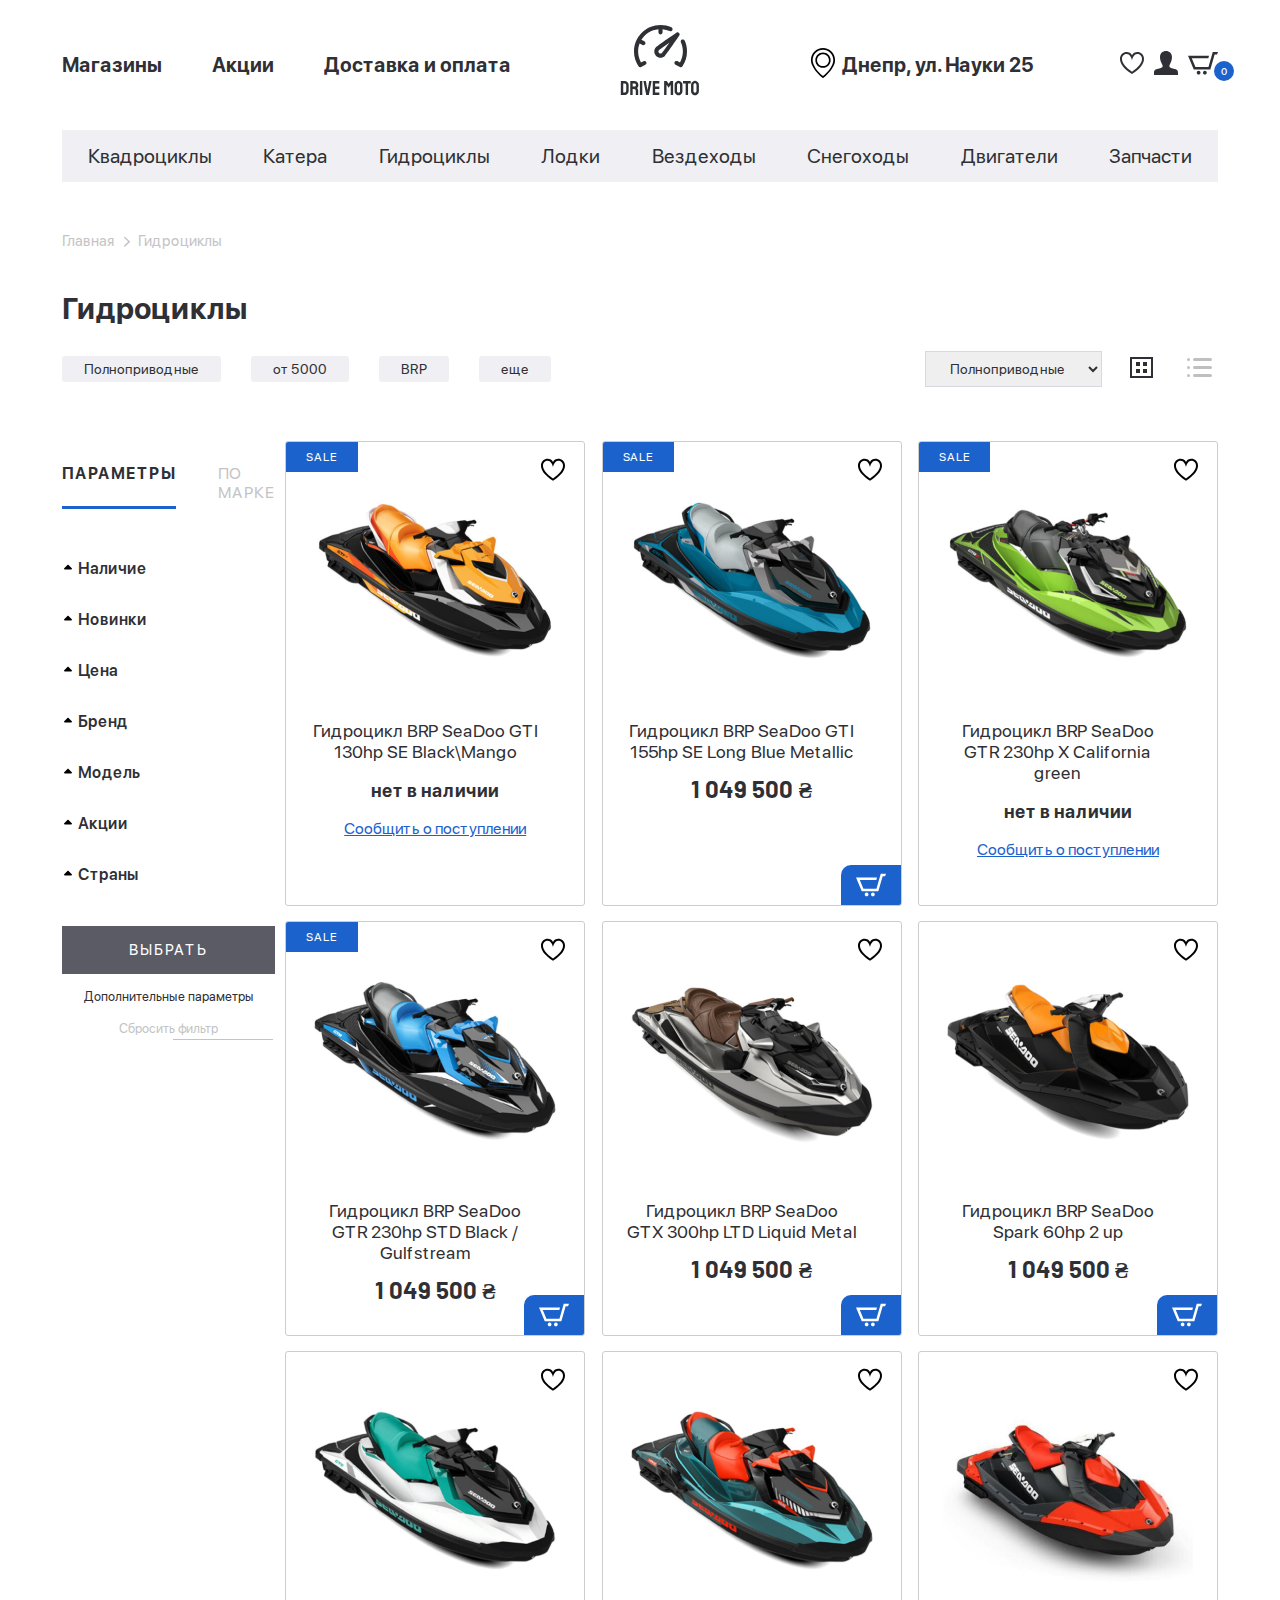
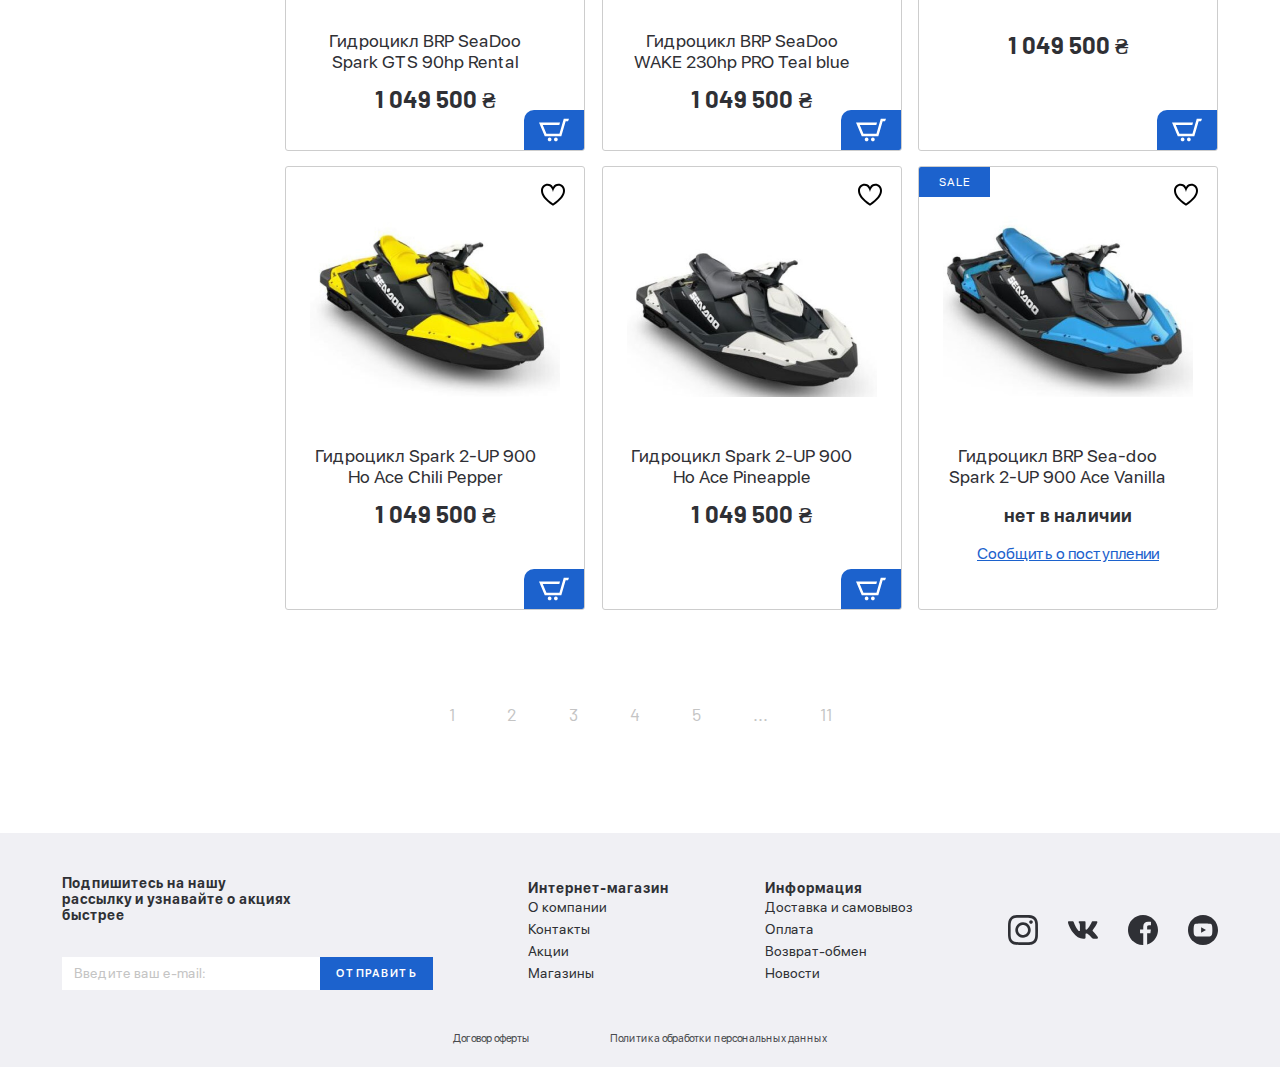
<file: catalog.html>
<!DOCTYPE html>
<html lang="en">
  <head>
    <meta charset="UTF-8" />
    <meta name="viewport" content="width=device-width, initial-scale=1.0" />
    <title>Shop Courses</title>
    <link rel="stylesheet" href="css/main.css" />
    <link rel="stylesheet" href="css/reset.css" />
    <link rel="stylesheet" href="css/fonts.css" />
    <link rel="stylesheet" href="css/swiper.css" />

    <link rel="stylesheet" href="css/ion.css" />
    <link rel="stylesheet" href="css/media.css" />
  </head>
  <body>
    <!-- HEADER -->
    <header class="header page-padding">
      <div class="header__top">
        <div class="container">
          <div class="header__top--inner">
            <!-- MENU-TOP -->
            <button class="header__top-menu">
              <img src="images/menu-mobile.svg" alt="" />
            </button>
            <nav class="menu">
              <ul class="menu__list">
                <li class="menu__list-item">
                  <a href="#!" class="menu__list-link">Магазины</a>
                </li>
                <li class="menu__list-item">
                  <a href="#!" class="menu__list-link">Акции</a>
                </li>
                <li class="menu__list-item">
                  <a href="#!" class="menu__list-link">Доставка и оплата</a>
                </li>
              </ul>
            </nav>

            <!-- MENU-LOGO -->
            <a href="#!" class="header__logo">
              <img src="images/header/logo.svg" alt="" />
            </a>

            <!-- MENU-BTNS -->
            <div class="header__info">
              <div class="header__address">
                <div class="header__adress--img">
                  <img src="images/header/location.svg" alt="" />
                </div>
                <p class="header__address--text">Днепр, ул. Науки 25</p>
              </div>

              <!-- USER-BUTTONS -->
              <ul class="user-button">
                <li class="user-button__item">
                  <a href="" class="user-button__link">
                    <img src="images/header/heart.svg" alt="" />
                  </a>
                </li>
                <li class="user-button__item">
                  <a href="" class="user-button__link">
                    <img src="images/header/user.svg" alt="" />
                  </a>
                </li>
                <li class="user-button__item">
                  <a href="" class="user-button__link">
                    <img src="images/header/basket.svg" alt="" />
                    <p class="user-button__basket--num">0</p>
                  </a>
                </li>
              </ul>
            </div>
          </div>
        </div>
      </div>

      <!-- HEADER-CATEGORIES -->
      <div class="header__bottom">
        <div class="container">
          <div class="header__bottom--inner">
            <nav class="menu">
              <ul class="menu-categories">
                <li class="menu-categories__item">
                  <a href="#!" class="menu-categories__link">Квадроциклы</a>
                </li>
                <li class="menu-categories__item">
                  <a href="#!" class="menu-categories__link">Катера</a>
                </li>
                <li class="menu-categories__item">
                  <a href="#!" class="menu-categories__link">Гидроциклы</a>
                </li>
                <li class="menu-categories__item">
                  <a href="#!" class="menu-categories__link">Лодки</a>
                </li>
                <li class="menu-categories__item">
                  <a href="#!" class="menu-categories__link">Вездеходы</a>
                </li>
                <li class="menu-categories__item">
                  <a href="#!" class="menu-categories__link">Снегоходы</a>
                </li>
                <li class="menu-categories__item">
                  <a href="#!" class="menu-categories__link">Двигатели</a>
                </li>
                <li class="menu-categories__item">
                  <a href="#!" class="menu-categories__link">Запчасти</a>
                </li>
              </ul>
            </nav>
          </div>
        </div>
      </div>
    </header>
    <!-- HEADER -->

    <!-- BREADCRUMPS -->
    <div class="breadcrumps">
      <div class="container">
        <ul class="breadcrumps-list">
          <li class="breadcrumps-list__item">
            <a href="./index.html" class="breadcrumps-list__link">Главная</a>
          </li>
          <li class="breadcrumps-list__item">
            <span class="breadcrumps-list__link">Гидроциклы</span>
          </li>
        </ul>
      </div>
    </div>
    <!-- BREADCRUMPS -->

    <!-- CATALOG -->

    <section class="catalog">
      <div class="container">
        <h2 class="catalog__title">Гидроциклы</h2>

        <div class="catalog-filter">
          <div class="catalog__items-filter">
            <button class="catalog__items-button">Полноприводные</button>
            <button class="catalog__items-button">от 5000</button>
            <button class="catalog__items-button">BRP</button>
            <button class="catalog__items-button">еще</button>
          </div>

          <div class="catalog__item-btns">
            <select class="catalog__item-select">
              <option class="catalog__item-element" value="">
                Полноприводные
              </option>
              <option class="catalog__item-element" value="">от 5000</option>
              <option class="catalog__item-element" value="">BRP</option>
              <option class="catalog__item-element" value="">еще</option>
            </select>

            <button class="catalog__item-grid">
              <img src="images/catalog/grid.svg" alt="" />
            </button>
            <button class="catalog__item-line">
              <img src="images/catalog/line.svg" alt="" />
            </button>
          </div>
        </div>

        <div class="catalog__inenr">
          <aside class="catalog-aside">
            <div class="catalog-aside__btns">
              <h3 class="catalog-aside__btns-button active">Параметры</h3>
              <h3 class="catalog-aside__btns-button">по марке</h3>
            </div>

            <div class="catalog-aside__content">
              <form class="catalog-aside__form">
                <ul class="catalog-aside__list">
                  <li class="catalog-aside__item-drop">
                    <div class="catalog-aside__item-title" data-cat="cat-1">
                      Наличие
                    </div>

                    <div class="catalog-aside__item-box" id="cat-1">
                      <div class="catalog-aside__content-box">
                        <input type="checkbox" id="id1" class="checkbox" />
                        <div class="chekbox-style"></div>
                        <label for="id1" class="catalog-aside__content-label"
                          >В наличие</label
                        >
                      </div>

                      <div class="catalog-aside__content-box">
                        <input type="checkbox" id="id2" class="checkbox" />
                        <div class="chekbox-style"></div>
                        <label for="id2" class="catalog-aside__content-label"
                          >Под заказ</label
                        >
                      </div>
                    </div>
                  </li>

                  <li class="catalog-aside__item-drop">
                    <div class="catalog-aside__item-title" data-cat="cat-2">
                      Новинки
                    </div>

                    <div class="catalog-aside__item-box" id="cat-2">
                      <div class="catalog-aside__content-box">
                        <input type="checkbox" id="id3" class="checkbox" />
                        <div class="chekbox-style"></div>
                        <label for="id3" class="catalog-aside__content-label"
                          >Все</label
                        >
                      </div>

                      <div class="catalog-aside__content-box">
                        <input type="checkbox" id="id4" class="checkbox" />
                        <div class="chekbox-style"></div>
                        <label for="id4" class="catalog-aside__content-label"
                          >Новинки</label
                        >
                      </div>

                      <div class="catalog-aside__content-box">
                        <input type="checkbox" id="id5" class="checkbox" />
                        <div class="chekbox-style"></div>
                        <label for="id5" class="catalog-aside__content-label"
                          >Акции</label
                        >
                      </div>
                    </div>
                  </li>

                  <li class="catalog-aside__item-drop">
                    <div class="catalog-aside__item-title">Цена</div>

                    <div
                      class="catalog-aside__item-box catalog-aside__item-range"
                    >
                      <input
                        type="text"
                        class="js-range-slider"
                        name="my_range"
                        value=""
                        data-type="double"
                        data-from="150000"
                        data-to="350000"
                        data-grid="true"
                      />

                      <div class="catalog-aside__list-until">
                        <span class="catalog-aside__list-num"
                          >от <span>100.000</span></span
                        >
                        <span class="catalog-aside__list-num"
                          >до <span>500.000</span></span
                        >
                      </div>

                      <div class="catalog-aside__car-info">
                        <span class="catalog-aside__car-label"
                          >Мощность, л.с.

                          <select name="" id="">
                            <option value="">90</option>
                            <option value="">130</option>
                            <option value="">154</option>
                            <option value="">230</option>
                            <option value="">300</option>
                          </select>
                        </span>

                        <span class="catalog-aside__car-label"
                          >Мощность двигателя, л.с.
                          <select name="" id="">
                            <option value="">90</option>
                            <option value="">130</option>
                            <option value="">154</option>
                            <option value="">230</option>
                            <option value="">300</option>
                          </select>
                        </span>

                        <span class="catalog-aside__car-label"
                          >Макс. скорость
                          <select name="" id="">
                            <option value="">90</option>
                            <option value="">130</option>
                            <option value="">154</option>
                            <option value="">230</option>
                            <option value="">300</option>
                          </select>
                        </span>
                      </div>
                    </div>
                  </li>

                  <li class="catalog-aside__item-drop">
                    <div class="catalog-aside__item-title" data-cat="">
                      Бренд
                    </div>

                    <div
                      class="catalog-aside__item-box catalog-aside__item-flex"
                      id=""
                    >
                      <div class="catalog-aside__content-box">
                        <input type="checkbox" id="id7" class="checkbox" />
                        <div class="chekbox-style"></div>
                        <label for="id7" class="catalog-aside__content-label"
                          >BRP</label
                        >
                      </div>

                      <div class="catalog-aside__content-box">
                        <input type="checkbox" id="id8" class="checkbox" />
                        <div class="chekbox-style"></div>
                        <label for="id8" class="catalog-aside__content-label"
                          >Spark 2</label
                        >
                      </div>

                      <div class="catalog-aside__content-box">
                        <input type="checkbox" id="id9" class="checkbox" />
                        <div class="chekbox-style"></div>
                        <label for="id9" class="catalog-aside__content-label"
                          >Spark 3
                        </label>
                      </div>

                      <div class="catalog-aside__content-box">
                        <input type="checkbox" id="id10" class="checkbox" />
                        <div class="chekbox-style"></div>
                        <label for="id10" class="catalog-aside__content-label"
                          >Spark 4
                        </label>
                      </div>

                      <div class="catalog-aside__content-box">
                        <input type="checkbox" id="id101" class="checkbox" />
                        <div class="chekbox-style"></div>
                        <label for="id101" class="catalog-aside__content-label"
                          >Spark 5
                        </label>
                      </div>

                      <div class="catalog-aside__content-box">
                        <input type="checkbox" id="id11" class="checkbox" />
                        <div class="chekbox-style"></div>
                        <label for="id11" class="catalog-aside__content-label"
                          >Spark 6
                        </label>
                      </div>

                      <div class="catalog-aside__content-box">
                        <input type="checkbox" id="id12" class="checkbox" />
                        <div class="chekbox-style"></div>
                        <label for="id12" class="catalog-aside__content-label"
                          >Spark 7
                        </label>
                      </div>

                      <div class="catalog-aside__content-box">
                        <input type="checkbox" id="id13" class="checkbox" />
                        <div class="chekbox-style"></div>
                        <label for="id13" class="catalog-aside__content-label"
                          >Spark 8
                        </label>
                      </div>

                      <div class="catalog-aside__content-box">
                        <input type="checkbox" id="id14" class="checkbox" />
                        <div class="chekbox-style"></div>
                        <label for="id14" class="catalog-aside__content-label"
                          >Spark 9
                        </label>
                      </div>

                      <div class="catalog-aside__content-box">
                        <input type="checkbox" id="id" class="checkbox" />
                        <div class="chekbox-style"></div>
                        <label for="id14" class="catalog-aside__content-label"
                          >Spark 9
                        </label>
                      </div>

                      <div class="catalog-aside__content-box">
                        <input type="checkbox" id="id15" class="checkbox" />
                        <div class="chekbox-style"></div>
                        <label for="id15" class="catalog-aside__content-label"
                          >Spark 9
                        </label>
                      </div>

                      <div class="catalog-aside__content-box">
                        <input type="checkbox" id="id16" class="checkbox" />
                        <div class="chekbox-style"></div>
                        <label for="id16" class="catalog-aside__content-label"
                          >Spark 9
                        </label>
                      </div>

                      <a href="#" class="watercraft__model-link"
                        >Показать ещё</a
                      >
                    </div>
                  </li>

                  <li class="catalog-aside__item-drop">
                    <div class="catalog-aside__item-title" data-cat="cat-2">
                      Модель
                    </div>

                    <div
                      class="catalog-aside__item-box catalog-aside__item-flex watercraft__model"
                    >
                      <input
                        type="text"
                        placeholder="Введите модель "
                        class="watercraft__model-input"
                      />

                      <div class="catalog-aside__content-box">
                        <input type="checkbox" id="" class="checkbox" />
                        <div class="chekbox-style"></div>
                        <label for="" class="catalog-aside__content-label"
                          >Sea-doo Spark 2</label
                        >
                      </div>

                      <div class="catalog-aside__content-box">
                        <input type="checkbox" id="" class="checkbox" />
                        <div class="chekbox-style"></div>
                        <label for="" class="catalog-aside__content-label"
                          >SeaDoo Spark 90
                        </label>
                      </div>

                      <div class="catalog-aside__content-box">
                        <input type="checkbox" id="" class="checkbox" />
                        <div class="chekbox-style"></div>
                        <label for="" class="catalog-aside__content-label"
                          >SeaDoo GTI 155</label
                        >
                      </div>

                      <div class="catalog-aside__content-box">
                        <input type="checkbox" id="" class="checkbox" />
                        <div class="chekbox-style"></div>
                        <label for="" class="catalog-aside__content-label"
                          >SeaDoo GTR 230</label
                        >
                      </div>

                      <a href="#" class="watercraft__model-link"
                        >Показать ещё</a
                      >
                    </div>
                  </li>

                  <li class="catalog-aside__item-drop">
                    <div class="catalog-aside__item-title">Акции</div>

                    <div class="catalog-aside__item-box catalog-aside__stock">
                      <button class="catalog-aside__stock-button">SALE</button>
                      <button class="catalog-aside__stock-button">NEW</button>
                      <button class="catalog-aside__stock-button">HIT</button>
                      <button class="catalog-aside__stock-button">ДИЛЕР</button>
                    </div>
                  </li>

                  <li class="catalog-aside__item-drop">
                    <div class="catalog-aside__item-title" data-cat="cat-2">
                      Страны
                    </div>

                    <div
                      class="catalog-aside__item-box catalog-aside__item-flex watercraft__model"
                    >
                      <div class="catalog-aside__content-box">
                        <input type="checkbox" id="" class="checkbox" />
                        <div class="chekbox-style"></div>
                        <label for="" class="catalog-aside__content-label"
                          >Украина</label
                        >
                      </div>

                      <div class="catalog-aside__content-box">
                        <input type="checkbox" id="" class="checkbox" />
                        <div class="chekbox-style"></div>
                        <label for="" class="catalog-aside__content-label"
                          >Германия
                        </label>
                      </div>

                      <div class="catalog-aside__content-box">
                        <input type="checkbox" id="" class="checkbox" />
                        <div class="chekbox-style"></div>
                        <label for="" class="catalog-aside__content-label"
                          >Китай</label
                        >
                      </div>

                      <div class="catalog-aside__content-box">
                        <input type="checkbox" id="" class="checkbox" />
                        <div class="chekbox-style"></div>
                        <label for="" class="catalog-aside__content-label"
                          >CША</label
                        >
                      </div>

                      <div class="catalog-aside__content-box">
                        <input type="checkbox" id="" class="checkbox" />
                        <div class="chekbox-style"></div>
                        <label for="" class="catalog-aside__content-label"
                          >Израиль</label
                        >
                      </div>

                      <div class="catalog-aside__content-box">
                        <input type="checkbox" id="" class="checkbox" />
                        <div class="chekbox-style"></div>
                        <label for="" class="catalog-aside__content-label"
                          >Грузия</label
                        >
                      </div>
                      <a href="#" class="watercraft__model-link"
                        >Показать ещё</a
                      >
                    </div>
                  </li>
                </ul>

                <button type="submit" class="catalog-aside__button-send">
                  ВЫБРАТЬ
                </button>

                <button class="catalog-aside__button-detalis">
                  Дополнительные параметры
                </button>

                <button class="catalog-aside__button-reset">
                  Сбросить фильтр
                </button>
              </form>
            </div>
          </aside>

          <div class="catalog__inner-prducts">
            <ul class="catalog-list">
              <li
                class="catalog-list__item catalog-list__sale catalog-list__close"
              >
                <a href="./product-page.html">
                  <div class="catalog-list__item-img">
                    <img src="images/catalog/cat/01.png" alt="" />
                  </div>
                  <h1 class="catalog-list__item-title">
                    Гидроцикл BRP SeaDoo GTI 130hp SE Black\Mango
                  </h1>
                  <div class="catalog-list__item-price">1 049 500 ₴</div>
                  <p class="catalog-list__item-show">Посмотреть товар</p>
                  <p class="catalog-list__item-price-notify">нет в наличии</p>
                  <p class="catalog-list__item-price-message">
                    Сообщить о поступлении
                  </p>
                  <div class="catalog-list__item-price-basket">
                    <img src="images/catalog/cat/basket.svg" alt="" />
                  </div>

                  <div class="catalog-list__item-price-favorite">
                    <img src="images/catalog/cat/heart.svg" alt="" />
                  </div>
                </a>
              </li>

              <li class="catalog-list__item catalog-list__sale">
                <a href="./product-page.html">
                  <div class="catalog-list__item-img">
                    <img src="images/catalog/cat/02.png" alt="" />
                  </div>
                  <h1 class="catalog-list__item-title">
                    Гидроцикл BRP SeaDoo GTI 155hp SE Long Blue Metallic
                  </h1>
                  <div class="catalog-list__item-price">1 049 500 ₴</div>
                  <p class="catalog-list__item-show">Посмотреть товар</p>
                  <p class="catalog-list__item-price-notify">нет в наличии</p>
                  <p class="catalog-list__item-price-message">
                    Сообщить о поступлении
                  </p>
                  <div class="catalog-list__item-price-basket">
                    <img src="images/catalog/cat/basket.svg" alt="" />
                  </div>

                  <div class="catalog-list__item-price-favorite">
                    <img src="images/catalog/cat/heart.svg" alt="" />
                  </div>
                </a>
              </li>

              <li
                class="catalog-list__item catalog-list__sale catalog-list__close"
              >
                <a href="product-page.html">
                  <div class="catalog-list__item-img">
                    <img src="images/catalog/cat/03.png" alt="" />
                  </div>
                  <h1 class="catalog-list__item-title">
                    Гидроцикл BRP SeaDoo GTR 230hp X California green
                  </h1>
                  <div class="catalog-list__item-price">1 049 500 ₴</div>
                  <p class="catalog-list__item-show">Посмотреть товар</p>
                  <p class="catalog-list__item-price-notify">нет в наличии</p>
                  <p class="catalog-list__item-price-message">
                    Сообщить о поступлении
                  </p>
                  <div class="catalog-list__item-price-basket">
                    <img src="images/catalog/cat/basket.svg" alt="" />
                  </div>

                  <div class="catalog-list__item-price-favorite">
                    <img src="images/catalog/cat/heart.svg" alt="" />
                  </div>
                </a>
              </li>

              <li class="catalog-list__item catalog-list__sale">
                <a href="product-page.html">
                  <div class="catalog-list__item-img">
                    <img src="images/catalog/cat/04.png" alt="" />
                  </div>
                  <h1 class="catalog-list__item-title">
                    Гидроцикл BRP SeaDoo GTR 230hp STD Black / Gulfstream
                  </h1>
                  <div class="catalog-list__item-price">1 049 500 ₴</div>
                  <p class="catalog-list__item-show">Посмотреть товар</p>
                  <p class="catalog-list__item-price-notify">нет в наличии</p>
                  <p class="catalog-list__item-price-message">
                    Сообщить о поступлении
                  </p>
                  <div class="catalog-list__item-price-basket">
                    <img src="images/catalog/cat/basket.svg" alt="" />
                  </div>

                  <div class="catalog-list__item-price-favorite">
                    <img src="images/catalog/cat/heart.svg" alt="" />
                  </div>
                </a>
              </li>

              <li class="catalog-list__item">
                <a href="product-page.html">
                  <div class="catalog-list__item-img">
                    <img src="images/catalog/cat/05.png" alt="" />
                  </div>
                  <h1 class="catalog-list__item-title">
                    Гидроцикл BRP SeaDoo GTX 300hp LTD Liquid Metal
                  </h1>
                  <div class="catalog-list__item-price">1 049 500 ₴</div>
                  <p class="catalog-list__item-show">Посмотреть товар</p>
                  <p class="catalog-list__item-price-notify">нет в наличии</p>
                  <p class="catalog-list__item-price-message">
                    Сообщить о поступлении
                  </p>
                  <div class="catalog-list__item-price-basket">
                    <img src="images/catalog/cat/basket.svg" alt="" />
                  </div>

                  <div class="catalog-list__item-price-favorite">
                    <img src="images/catalog/cat/heart.svg" alt="" />
                  </div>
                </a>
              </li>

              <li class="catalog-list__item">
                <a href="product-page.html">
                  <div class="catalog-list__item-img">
                    <img src="images/catalog/cat/06.png" alt="" />
                  </div>
                  <h1 class="catalog-list__item-title">
                    Гидроцикл BRP SeaDoo Spark 60hp 2 up
                  </h1>
                  <div class="catalog-list__item-price">1 049 500 ₴</div>
                  <p class="catalog-list__item-show">Посмотреть товар</p>
                  <p class="catalog-list__item-price-notify">нет в наличии</p>
                  <p class="catalog-list__item-price-message">
                    Сообщить о поступлении
                  </p>
                  <div class="catalog-list__item-price-basket">
                    <img src="images/catalog/cat/basket.svg" alt="" />
                  </div>

                  <div class="catalog-list__item-price-favorite">
                    <img src="images/catalog/cat/heart.svg" alt="" />
                  </div>
                </a>
              </li>

              <li class="catalog-list__item">
                <a href="product-page.html">
                  <div class="catalog-list__item-img">
                    <img src="images/catalog/cat/07.png" alt="" />
                  </div>
                  <h1 class="catalog-list__item-title">
                    Гидроцикл BRP SeaDoo Spark GTS 90hp Rental
                  </h1>
                  <div class="catalog-list__item-price">1 049 500 ₴</div>
                  <p class="catalog-list__item-show">Посмотреть товар</p>
                  <p class="catalog-list__item-price-notify">нет в наличии</p>
                  <p class="catalog-list__item-price-message">
                    Сообщить о поступлении
                  </p>
                  <div class="catalog-list__item-price-basket">
                    <img src="images/catalog/cat/basket.svg" alt="" />
                  </div>

                  <div class="catalog-list__item-price-favorite">
                    <img src="images/catalog/cat/heart.svg" alt="" />
                  </div>
                </a>
              </li>

              <li class="catalog-list__item">
                <a href="product-page.html">
                  <div class="catalog-list__item-img">
                    <img src="images/catalog/cat/08.png" alt="" />
                  </div>
                  <h1 class="catalog-list__item-title">
                    Гидроцикл BRP SeaDoo WAKE 230hp PRO Teal blue
                  </h1>
                  <div class="catalog-list__item-price">1 049 500 ₴</div>
                  <p class="catalog-list__item-show">Посмотреть товар</p>
                  <p class="catalog-list__item-price-notify">нет в наличии</p>
                  <p class="catalog-list__item-price-message">
                    Сообщить о поступлении
                  </p>
                  <div class="catalog-list__item-price-basket">
                    <img src="images/catalog/cat/basket.svg" alt="" />
                  </div>

                  <div class="catalog-list__item-price-favorite">
                    <img src="images/catalog/cat/heart.svg" alt="" />
                  </div>
                </a>
              </li>

              <li class="catalog-list__item">
                <a href="product-page.html">
                  <div class="catalog-list__item-img">
                    <img src="images/catalog/cat/09.png" alt="" />
                  </div>
                  <h1 class="catalog-list__item-title"></h1>
                  <div class="catalog-list__item-price">1 049 500 ₴</div>
                  <p class="catalog-list__item-show">Посмотреть товар</p>
                  <p class="catalog-list__item-price-notify">нет в наличии</p>
                  <p class="catalog-list__item-price-message">
                    Сообщить о поступлении
                  </p>
                  <div class="catalog-list__item-price-basket">
                    <img src="images/catalog/cat/basket.svg" alt="" />
                  </div>

                  <div class="catalog-list__item-price-favorite">
                    <img src="images/catalog/cat/heart.svg" alt="" />
                  </div>
                </a>
              </li>

              <li class="catalog-list__item">
                <a href="product-page.html">
                  <div class="catalog-list__item-img">
                    <img src="images/catalog/cat/10.png" alt="" />
                  </div>
                  <h1 class="catalog-list__item-title">
                    Гидроцикл Spark 2-UP 900 Ho Ace Chili Pepper
                  </h1>
                  <div class="catalog-list__item-price">1 049 500 ₴</div>
                  <p class="catalog-list__item-show">Посмотреть товар</p>
                  <p class="catalog-list__item-price-notify">нет в наличии</p>
                  <p class="catalog-list__item-price-message">
                    Сообщить о поступлении
                  </p>
                  <div class="catalog-list__item-price-basket">
                    <img src="images/catalog/cat/basket.svg" alt="" />
                  </div>

                  <div class="catalog-list__item-price-favorite">
                    <img src="images/catalog/cat/heart.svg" alt="" />
                  </div>
                </a>
              </li>

              <li class="catalog-list__item">
                <a href="product-page.html">
                  <div class="catalog-list__item-img">
                    <img src="images/catalog/cat/11.png" alt="" />
                  </div>
                  <h1 class="catalog-list__item-title">
                    Гидроцикл Spark 2-UP 900 Ho Ace Pineapple
                  </h1>
                  <div class="catalog-list__item-price">1 049 500 ₴</div>
                  <p class="catalog-list__item-show">Посмотреть товар</p>
                  <p class="catalog-list__item-price-notify">нет в наличии</p>
                  <p class="catalog-list__item-price-message">
                    Сообщить о поступлении
                  </p>
                  <div class="catalog-list__item-price-basket">
                    <img src="images/catalog/cat/basket.svg" alt="" />
                  </div>

                  <div class="catalog-list__item-price-favorite">
                    <img src="images/catalog/cat/heart.svg" alt="" />
                  </div>
                </a>
              </li>

              <li
                class="catalog-list__item catalog-list__sale catalog-list__close"
              >
                <a href="product-page.html">
                  <div class="catalog-list__item-img">
                    <img src="images/catalog/cat/12.png" alt="" />
                  </div>
                  <h1 class="catalog-list__item-title">
                    Гидроцикл BRP Sea-doo Spark 2-UP 900 Ace Vanilla
                  </h1>
                  <div class="catalog-list__item-price">1 049 500 ₴</div>
                  <p class="catalog-list__item-show">Посмотреть товар</p>
                  <p class="catalog-list__item-price-notify">нет в наличии</p>
                  <p class="catalog-list__item-price-message">
                    Сообщить о поступлении
                  </p>
                  <div class="catalog-list__item-price-basket">
                    <img src="images/catalog/cat/basket.svg" alt="" />
                  </div>

                  <div class="catalog-list__item-price-favorite">
                    <img src="images/catalog/cat/heart.svg" alt="" />
                  </div>
                </a>
              </li>
            </ul>
          </div>
        </div>

        <div class="paginations">
          <ul class="paginations-list">
            <li class="paginations-list__item">
              <a href="#!" class="paginations-list__link">1</a>
            </li>
            <li class="paginations-list__item">
              <a href="#!" class="paginations-list__link">2</a>
            </li>
            <li class="paginations-list__item">
              <a href="#!" class="paginations-list__link">3</a>
            </li>
            <li class="paginations-list__item">
              <a href="#!" class="paginations-list__link">4</a>
            </li>
            <li class="paginations-list__item">
              <a href="#!" class="paginations-list__link">5</a>
            </li>
            <li class="paginations-list__item">
              <a href="#!" class="paginations-list__link">...</a>
            </li>
            <li class="paginations-list__item">
              <a href="#!" class="paginations-list__link">11</a>
            </li>
          </ul>
        </div>
      </div>
    </section>

    <!-- CATALOG -->

    <!-- FOOTER -->
    <footer class="footer">
      <div class="container">
        <div class="footer__inner">
          <div class="footer-top">
            <div class="footer-top__item">
              <div class="footer-top__title title-input">
                Подпишитесь на нашу рассылку и узнавайте о акциях быстрее
              </div>

              <form class="footer-form">
                <input
                  type="email"
                  class="footer-form__input"
                  placeholder="Введите ваш e-mail:"
                />
                <button type="submit" class="footer-form__button">
                  Отправить
                </button>

                <button class="search__content-loop">
                  <img src="images/loog.svg" alt="" />
                </button>
              </form>
            </div>

            <div class="footer-top__item">
              <div class="footer-top__title">Интернет-магазин</div>

              <ul class="footer-list">
                <li class="footer-list__item">
                  <a href="#!" class="footer-list__link">О компании</a>
                </li>
                <li class="footer-list__item">
                  <a href="#!" class="footer-list__link">Контакты</a>
                </li>
                <li class="footer-list__item">
                  <a href="#!" class="footer-list__link">Акции</a>
                </li>
                <li class="footer-list__item">
                  <a href="#!" class="footer-list__link">Магазины</a>
                </li>
              </ul>
            </div>

            <div class="footer-top__item">
              <div class="footer-top__title">Информация</div>

              <ul class="footer-list">
                <li class="footer-list__item">
                  <a href="#!" class="footer-list__link"
                    >Доставка и самовывоз</a
                  >
                </li>
                <li class="footer-list__item">
                  <a href="#!" class="footer-list__link">Оплата</a>
                </li>
                <li class="footer-list__item">
                  <a href="#!" class="footer-list__link">Возврат-обмен</a>
                </li>
                <li class="footer-list__item">
                  <a href="#!" class="footer-list__link">Новости</a>
                </li>
              </ul>
            </div>

            <div class="footer-top__item">
              <ul class="footer-social">
                <li class="footer-social__item">
                  <a href="#!" class="footer-social__link">
                    <img src="images/footer/01.svg" alt="" />
                  </a>
                </li>
                <li class="footer-social__item">
                  <a href="#!" class="footer-social__link">
                    <img src="images/footer/02.svg" alt="" />
                  </a>
                </li>
                <li class="footer-social__item">
                  <a href="#!" class="footer-social__link">
                    <img src="images/footer/03.svg" alt="" />
                  </a>
                </li>
                <li class="footer-social__item">
                  <a href="#!" class="footer-social__link">
                    <img src="images/footer/04.svg" alt="" />
                  </a>
                </li>
              </ul>
            </div>
          </div>

          <div class="footer-bottom">
            <a href="#!" class="footer-bottom__link">Договор оферты</a
            ><a href="#!" class="footer-bottom__link"
              >Политика обработки персональных данных</a
            >
          </div>
        </div>
      </div>
    </footer>
    <!-- FOOTER -->

    <script
      src="https://code.jquery.com/jquery-3.7.1.js"
      integrity="sha256-eKhayi8LEQwp4NKxN+CfCh+3qOVUtJn3QNZ0TciWLP4="
      crossorigin="anonymous"
    ></script>

    <script src="js/ion.js"></script>
    <script src="js/plugins.js"></script>
    <script src="js/swiper.js"></script>
    <script src="js/main.js"></script>
    <script src="js/paginations.js"></script>
    <script src="js/slider.js"></script>
  </body>
</html>
</file>
<file: css/main.css>
@charset "UTF-8";
@import "../css/fonts.css";
:root {
  --hoverButton: #0e53ba;
}

.header__top--inner {
  display: -webkit-box;
  display: -ms-flexbox;
  display: flex;
  -webkit-box-pack: justify;
      -ms-flex-pack: justify;
          justify-content: space-between;
  -webkit-box-align: center;
      -ms-flex-align: center;
          align-items: center;
  padding: 25px 0;
}
.header__top-menu {
  display: none;
}
.header__logo {
  margin: 0 auto;
}
.header__info {
  display: -webkit-box;
  display: -ms-flexbox;
  display: flex;
  -webkit-box-align: center;
      -ms-flex-align: center;
          align-items: center;
}
.header__address {
  display: -webkit-box;
  display: -ms-flexbox;
  display: flex;
  -webkit-box-align: center;
      -ms-flex-align: center;
          align-items: center;
  padding: 0 86px 0 0;
  gap: 4px;
}
.header__address--text {
  color: #2f3035;
  font-family: SF Pro Display;
  font-size: 20px;
  font-style: normal;
  font-weight: 700;
  line-height: normal;
}
.header__bottom--inner {
  background: #f0f0f4;
}

.menu-mobile {
  position: absolute;
  top: 0;
  left: -100%;
  -webkit-transition: 0.6s ease-in-out;
  transition: 0.6s ease-in-out;
  z-index: 100;
}
.menu-mobile.active {
  left: 0;
}
.menu-mobile__list {
  position: relative;
  width: 230px;
  background: #fff;
  -webkit-box-shadow: 0px 0px 20px 0px rgba(0, 0, 0, 0.15);
          box-shadow: 0px 0px 20px 0px rgba(0, 0, 0, 0.15);
  padding: 50px 0 0 0;
}
.menu-mobile__link {
  display: -webkit-box;
  display: -ms-flexbox;
  display: flex;
  -webkit-box-align: start;
      -ms-flex-align: start;
          align-items: start;
  margin: 0 0 0 52px;
  position: relative;
}
.menu-mobile__link img {
  position: absolute;
  left: -42px;
  top: 10px;
}
.menu-mobile__close {
  height: 22px;
  position: absolute;
  top: 22px;
  right: 18px;
}

.menu-mobile__line {
  display: none;
  -webkit-box-pack: justify;
      -ms-flex-pack: justify;
          justify-content: space-between;
  position: absolute;
  width: 100%;
  left: 0;
  right: 0;
  padding: 13px 32px;
  background-color: #f0f0f4;
}
.menu-mobile__line-link {
  color: #2f3035;
  text-align: center;
  font-family: SF Pro Display;
  font-size: 20px;
  font-style: normal;
  font-weight: 700;
  line-height: normal;
}

.menu__list {
  display: -webkit-box;
  display: -ms-flexbox;
  display: flex;
  gap: 50px;
  -webkit-box-align: center;
      -ms-flex-align: center;
          align-items: center;
}
.menu__list-link {
  color: #2f3035;
  text-align: center;
  font-family: SF Pro Display;
  font-size: 20px;
  font-style: normal;
  font-weight: 700;
  line-height: normal;
}

.user-button {
  position: relative;
  display: -webkit-box;
  display: -ms-flexbox;
  display: flex;
  -webkit-box-align: center;
      -ms-flex-align: center;
          align-items: center;
  gap: 10px;
}
.user-button__basket--num {
  position: absolute;
  right: -16px;
  top: 0;
  display: inline-block;
  color: #fff;
  text-align: center;
  font-family: SF Pro Display;
  font-size: 10px;
  font-style: normal;
  font-weight: 500;
  line-height: normal;
  width: 20px;
  height: 20px;
  border-radius: 50%;
  background-color: #1c62cd;
  display: -webkit-box;
  display: -ms-flexbox;
  display: flex;
  -webkit-box-align: center;
      -ms-flex-align: center;
          align-items: center;
  -webkit-box-pack: center;
      -ms-flex-pack: center;
          justify-content: center;
  text-align: center;
}

.menu-categories {
  display: -webkit-box;
  display: -ms-flexbox;
  display: flex;
  -ms-flex-pack: distribute;
      justify-content: space-around;
  padding: 14px 0;
}
.menu-categories__link {
  color: #2f3035;
  font-family: SF Pro Display;
  font-size: 20px;
  font-style: normal;
  font-weight: 400;
  line-height: normal;
  text-transform: capitalize;
  position: relative;
}
.menu-categories__link::before {
  content: "";
  position: absolute;
  width: 0;
  height: 3px;
  bottom: -15px;
  left: 0;
  background-color: #1c62cd;
  -webkit-transition: 0.2s ease;
  transition: 0.2s ease;
}
.menu-categories__link:hover::before {
  width: 100%;
}

.banner-hero {
  padding: 80px 0 0 0;
}
.banner-hero__inner {
  display: -webkit-box;
  display: -ms-flexbox;
  display: flex;
  -webkit-box-pack: justify;
      -ms-flex-pack: justify;
          justify-content: space-between;
  gap: 10px;
}
.banner-hero__slider .swiper {
  max-width: 870px;
}
.banner-hero__slider .swiper-pagination-bullet {
  background-color: transparent;
  width: 16px;
  height: 16px;
  border: 2px solid #fff;
  opacity: 0.5;
  position: relative;
}
.banner-hero__slider .swiper-pagination-bullet-active {
  background-color: #fff;
  opacity: 1;
}
.banner-hero__slider .swiper-button-prev::after,
.banner-hero__slider .swiper-button-next::after {
  display: none;
}
.banner-hero__item {
  width: 265px;
  max-height: 400px;
  text-align: center;
  border-radius: 3px;
  border: 1px solid #cdcdcd;
  position: relative;
}
.banner-hero__item:hover .sale-item__img {
  -webkit-transform: scale(1.05);
          transform: scale(1.05);
}
.banner-hero__item:hover .sale-item__info {
  background-color: var(--hoverButton);
}

.sale-item__top {
  display: -webkit-box;
  display: -ms-flexbox;
  display: flex;
  -webkit-box-pack: justify;
      -ms-flex-pack: justify;
          justify-content: space-between;
  position: absolute;
  top: 0;
  left: 0;
  right: 0;
}
.sale-item__info {
  color: #fff;
  font-family: monospace;
  width: 90px;
  height: 30px;
  background-color: #1c62cd;
  font-size: 12px;
  font-style: normal;
  font-weight: 700;
  line-height: normal;
  letter-spacing: 1.2px;
  text-transform: uppercase;
  display: -webkit-box;
  display: -ms-flexbox;
  display: flex;
  -webkit-box-align: center;
      -ms-flex-align: center;
          align-items: center;
  -webkit-box-pack: center;
      -ms-flex-pack: center;
          justify-content: center;
  text-align: center;
  -webkit-transition: 0.2s ease;
  transition: 0.2s ease;
}
.sale-item__price {
  display: -webkit-box;
  display: -ms-flexbox;
  display: flex;
  -webkit-box-orient: vertical;
  -webkit-box-direction: normal;
      -ms-flex-direction: column;
          flex-direction: column;
  -webkit-box-align: end;
      -ms-flex-align: end;
          align-items: end;
}
.sale-item__price--new {
  position: relative;
  color: #1c62cd;
  font-family: Barlow;
  font-size: 27px;
  font-style: normal;
  font-weight: 700;
  line-height: normal;
  position: relative;
  padding: 0 28px 0 0;
}
.sale-item__price--new::before {
  position: absolute;
  content: "₴";
  right: 7px;
  top: 0;
  font-family: monospace;
}
.sale-item__price--old {
  color: #c4c4c4;
  font-family: Barlow;
  font-size: 14px;
  font-style: normal;
  font-weight: 400;
  line-height: normal;
  position: relative;
  padding: 0 15px 0 0;
}
.sale-item__price--old::before {
  content: "₴";
  width: 8px;
  height: 9.341px;
  right: 10px;
  top: 0;
}
.sale-item__price--old::after {
  content: "";
  position: absolute;
  background-image: url("../images/header/old-line.svg");
  background-repeat: no-repeat;
  width: 70px;
  height: 13px;
  left: -10px;
  top: 3px;
}
.sale-item__img {
  -webkit-transition: 0.4s ease;
  transition: 0.4s ease;
  margin: 32px 0 0 0;
}
.sale-item__title {
  padding: 10px 0 0 0;
  color: #2f3035;
  text-align: center;
  font-family: SF Pro Display;
  font-size: 18px;
  font-style: normal;
  font-weight: 700;
  line-height: normal;
  width: 180px;
  margin: 0 auto;
}
.sale-item__footer {
  background-color: #f0f0f4;
  position: absolute;
  left: 0;
  bottom: 0;
  right: 0;
  width: 100%;
  padding: 25px 0;
}
.sale-item__footer--text {
  color: #2f3035;
  text-align: center;
  font-family: SF Pro Display;
  font-size: 18px;
  font-style: normal;
  font-weight: 400;
  line-height: normal;
}
.sale-item__footer--date {
  color: #1c62cd;
  text-align: center;
  font-family: Barlow;
  font-size: 18px;
  font-style: normal;
  font-weight: 700;
  line-height: normal;
}

.search__tabs-item {
  color: #2f3035;
  font-family: SF Pro Display;
  font-size: 20px;
  font-style: normal;
  font-weight: 400;
  line-height: normal;
  margin: 0 50px 0 0;
  padding: 12px 26px;
  cursor: pointer;
}
.search__tabs-item.active {
  border-radius: 5px;
  background: #f0f0f4;
  font-weight: 600;
}
.search__content-form {
  display: -webkit-box;
  display: -ms-flexbox;
  display: flex;
  width: 100%;
  margin: 15px 0 0 0;
  gap: 22px;
  position: relative;
}
.search__content-input {
  padding: 15px 40px;
  border-radius: 3px;
  background: #f0f0f4;
  color: #656464;
  font-family: SF Pro Display;
  font-size: 16px;
  font-style: normal;
  font-weight: 500;
  line-height: normal;
  width: 100%;
}
.search__content-input::-webkit-input-placeholder {
  color: #656464;
  font-family: SF Pro Display;
  font-size: 16px;
  font-style: normal;
  font-weight: 400;
  line-height: normal;
}
.search__content-input::-moz-placeholder {
  color: #656464;
  font-family: SF Pro Display;
  font-size: 16px;
  font-style: normal;
  font-weight: 400;
  line-height: normal;
}
.search__content-input:-ms-input-placeholder {
  color: #656464;
  font-family: SF Pro Display;
  font-size: 16px;
  font-style: normal;
  font-weight: 400;
  line-height: normal;
}
.search__content-input::-ms-input-placeholder {
  color: #656464;
  font-family: SF Pro Display;
  font-size: 16px;
  font-style: normal;
  font-weight: 400;
  line-height: normal;
}
.search__content-input::placeholder {
  color: #656464;
  font-family: SF Pro Display;
  font-size: 16px;
  font-style: normal;
  font-weight: 400;
  line-height: normal;
}
.search__content-button {
  color: #fff;
  font-family: SF Pro Display;
  font-size: 14px;
  font-style: normal;
  font-weight: 700;
  line-height: normal;
  letter-spacing: 1.68px;
  text-transform: uppercase;
  padding: 16px 40px;
  border-radius: 3px;
  background: #1c62cd;
  -webkit-transition: 0.2s ease;
  transition: 0.2s ease;
}
.search__content-button:hover {
  background-color: var(--hoverButton);
}
.search__content-loop {
  position: absolute;
  right: 12px;
  top: 12px;
  z-index: 100;
  display: none;
}

.categories__inner {
  display: -webkit-box;
  display: -ms-flexbox;
  display: flex;
  -webkit-box-pack: justify;
      -ms-flex-pack: justify;
          justify-content: space-between;
  -ms-flex-wrap: wrap;
      flex-wrap: wrap;
}
.categories__item {
  display: -webkit-box;
  display: -ms-flexbox;
  display: flex;
  -webkit-box-pack: justify;
      -ms-flex-pack: justify;
          justify-content: space-between;
  -webkit-box-align: center;
      -ms-flex-align: center;
          align-items: center;
  margin: 0 0 20px 0;
  padding: 20px;
  width: 370px;
  height: 129px;
  border-radius: 3px;
  border: 1px solid #cdcdcd;
  background: #fff;
  -webkit-transition: 0.2s ease;
  transition: 0.2s ease;
}
.categories__item:hover {
  -webkit-transform: scale(1.02);
          transform: scale(1.02);
  border-radius: 3px;
  background: #fff;
  -webkit-box-shadow: 3px 3px 20px 0px rgba(50, 50, 50, 0.25);
          box-shadow: 3px 3px 20px 0px rgba(50, 50, 50, 0.25);
}
.categories__item:hover .categories__inner--title {
  color: #1c62cd;
}
.categories__inner--text {
  display: -webkit-box;
  display: -ms-flexbox;
  display: flex;
  -webkit-box-orient: vertical;
  -webkit-box-direction: normal;
      -ms-flex-direction: column;
          flex-direction: column;
  -webkit-box-pack: justify;
      -ms-flex-pack: justify;
          justify-content: space-between;
  height: 100%;
  width: 50%;
}
.categories__inner--title {
  color: #2f3035;
  font-family: monospace;
  text-transform: uppercase;
  letter-spacing: 3px;
  font-size: 23px;
  font-style: normal;
  font-weight: 700;
  line-height: normal;
  -webkit-transition: 0.2s ease;
  transition: 0.2s ease;
}
.categories__inner--detalis {
  display: inline-block;
  color: #c4c4c4;
  font-family: SF Pro Display;
  font-size: 14px;
  font-style: normal;
  font-weight: 400;
  line-height: normal;
  width: 70px;
  position: relative;
}
.categories__inner--detalis::before {
  position: absolute;
  content: "";
  background-image: url("../images/categories/Back.svg");
  background-size: cover;
  background-repeat: no-repeat;
  width: 6px;
  height: 10px;
  right: -5px;
  top: 5px;
}
.categories__inner--img {
  position: relative;
  text-align: center;
  top: 8px;
}
.categories__inner--img img {
  max-width: 100%;
  height: auto;
}
.categories .motor {
  bottom: 15px;
  right: 15%;
}

.products .products-all {
  padding: 17px 42px;
  color: #2f3035;
  text-align: center;
  font-family: SF Pro Display;
  font-size: 15px;
  font-style: normal;
  font-weight: 400;
  line-height: normal;
  letter-spacing: 1.8px;
  text-transform: uppercase;
  background-color: #f0f0f4;
  width: 250px;
  display: -webkit-box;
  display: -ms-flexbox;
  display: flex;
  -webkit-box-pack: center;
      -ms-flex-pack: center;
          justify-content: center;
  -webkit-box-align: center;
      -ms-flex-align: center;
          align-items: center;
  margin: 0 auto;
  position: relative;
  top: 12px;
  -webkit-transition: 0.2s ease;
  transition: 0.2s ease;
}
.products .products-all:hover {
  background-color: #cecece;
}
.products .products-all__close {
  display: none;
}
.products .products__content.active .products-all__open {
  display: none;
}
.products__content {
  padding: 25px 0 0 0;
  max-height: 450px;
  overflow: hidden;
}
.products__content.active {
  max-height: 7000px;
}
.products__content-item {
  margin: 0 0 30px 0;
  position: relative;
}
.products .swiper .swiper-button-prev::after,
.products .swiper .swiper-button-next::after {
  font-size: 28px;
  color: #2f3035;
}
.products .swiper__content {
  display: -webkit-box;
  display: -ms-flexbox;
  display: flex;
  -webkit-box-pack: justify;
      -ms-flex-pack: justify;
          justify-content: space-between;
}
.products .swiper .swiper-slide.swiper-slide__not-available .swiper__slide-price {
  display: none;
}
.products .swiper .swiper-slide.swiper-slide__not-available .swiper__slide-basket {
  display: none;
}
.products .swiper .swiper-slide.swiper-slide__not-available .swiper__slide-notify {
  display: block;
}
.products .swiper .swiper-slide.swiper-slide__not-available .swiper__slide-message {
  display: block;
}
.products .swiper__slide-item {
  width: 271px;
  border-radius: 3px;
  border: 1px solid #cdcdcd;
  text-align: center;
  padding: 52px 30px 0 30px;
  -webkit-transition: 0.2s ease;
  transition: 0.2s ease;
  min-height: 403px;
  cursor: pointer;
}
.products .swiper__slide-item:hover {
  border-radius: 3px;
  background: #fff;
  -webkit-box-shadow: 3px 3px 20px 0px rgba(50, 50, 50, 0.25);
          box-shadow: 3px 3px 20px 0px rgba(50, 50, 50, 0.25);
  color: #1c62cd;
}
.products .swiper__slide-item:hover .swiper__slide-title {
  color: #1c62cd;
}
.products .swiper__slide-item:hover .swiper__slide-price {
  color: #1c62cd;
}
.products .swiper__slide-item:hover .swiper__slide-show {
  opacity: 1;
}
.products .swiper__slide-sale {
  position: relative;
}
.products .swiper__slide-sale::before {
  position: absolute;
  content: "Sale";
  left: 0;
  top: 0;
  color: #fff;
  font-family: SF Pro Display;
  font-size: 12px;
  font-style: normal;
  font-weight: 400;
  line-height: normal;
  letter-spacing: 0.84px;
  padding: 8px 20px;
  text-transform: uppercase;
  background-color: #1c62cd;
}
.products .swiper__slide-favorite {
  position: absolute;
  width: 24px;
  height: 22px;
  top: 16px;
  right: 19px;
  background-image: url(../images/products/heart.svg);
  background-repeat: no-repeat;
}
.products .swiper__slide-favorite.active {
  background-image: none;
}
.products .swiper__slide-favorite::before {
  position: absolute;
  content: "";
  top: 0;
  left: 0;
  background-image: url(../images/products/hblue.svg);
  background-repeat: no-repeat;
  width: 24px;
  height: 24px;
  z-index: 10;
  opacity: 0;
  -webkit-transition: 0.2s ease;
  transition: 0.2s ease;
}
.products .swiper__slide-favorite.active::before {
  position: absolute;
  content: "";
  top: 0;
  left: 0;
  background-image: url(../images/products/hblue.svg);
  background-repeat: no-repeat;
  width: 24px;
  height: 24px;
  z-index: 10;
  opacity: 1;
}
.products .swiper__slide-title {
  padding: 14px 0 0 0;
  color: #2f3035;
  text-align: center;
  font-family: SF Pro Display;
  font-size: 18px;
  font-style: normal;
  font-weight: 400;
  line-height: normal;
  -webkit-transition: 0.2s ease;
  transition: 0.2s ease;
}
.products .swiper__slide-price {
  color: #2f3035;
  text-align: center;
  font-family: Barlow;
  font-size: 30px;
  font-style: normal;
  font-weight: 700;
  line-height: normal;
  padding: 22px 0 28px 0;
  -webkit-transition: 0.2s ease;
  transition: 0.2s ease;
}
.products .swiper__slide-basket {
  border-radius: 10px 0px 0px 0px;
  background: #1c62cd;
  position: absolute;
  right: 0;
  bottom: 0;
  padding: 12px 16px 8px 14px;
}
.products .swiper__slide-notify {
  display: none;
  color: #2f3035;
  text-align: center;
  font-family: SF Pro Display;
  font-size: 18px;
  font-style: normal;
  font-weight: 700;
  line-height: normal;
  margin: 12px 0;
}
.products .swiper__slide-message {
  display: none;
  color: #1c62cd;
  font-family: SF Pro Display;
  font-size: 16px;
  font-style: normal;
  font-weight: 400;
  line-height: normal;
  position: relative;
  padding: 2px 0;
}
.products .swiper__slide-show {
  position: absolute;
  left: 50%;
  -webkit-transform: translate(-50%);
          transform: translate(-50%);
  top: 30%;
  text-align: center;
  color: #2f3035;
  text-align: center;
  font-family: SF Pro Display;
  font-size: 20px;
  font-style: normal;
  font-weight: 400;
  line-height: normal;
  background-color: rgba(255, 255, 255, 0.9);
  padding: 18px 0;
  width: 200px;
  border-radius: 3px;
  -webkit-box-shadow: 0px 0px 15px 0px rgba(0, 0, 0, 0.2);
          box-shadow: 0px 0px 15px 0px rgba(0, 0, 0, 0.2);
  opacity: 0;
  -webkit-transition: 0.2s ease;
  transition: 0.2s ease;
}

.tabs__list {
  display: -webkit-box;
  display: -ms-flexbox;
  display: flex;
  -ms-flex-wrap: wrap;
      flex-wrap: wrap;
  gap: 50px;
}
.tabs__list-link {
  position: relative;
  color: #2f3035;
  text-align: center;
  font-family: SF Pro Display;
  font-size: 15px;
  font-style: normal;
  font-weight: 400;
  line-height: normal;
  padding: 0 0 10px 0;
}
.tabs__list-link::before {
  position: absolute;
  content: "";
  left: 0;
  bottom: 0;
  background-color: #1c62cd;
  width: 0;
  height: 2.5px;
  border-radius: 50px;
  -webkit-transition: 0.2s ease;
  transition: 0.2s ease;
}
.tabs__list-link:hover::before {
  width: 100%;
}

.banner__link {
  margin: 0 0 60px 0;
}
.banner__link img {
  max-width: 100%;
  height: auto;
}

.breadcrumps-list {
  margin: -20px 0 40px 0;
}
.breadcrumps-list__item {
  display: inline-block;
  padding: 0 16px 0 0;
  margin: 0 4px 0 0;
  position: relative;
  color: #c4c4c4;
  font-family: SF Pro Display;
  font-size: 15px;
  font-style: normal;
  font-weight: 400;
  line-height: normal;
}
.breadcrumps-list__item::after {
  position: absolute;
  content: "";
  right: 0;
  bottom: 3px;
  background-image: url("../images/crumps-right.svg");
  width: 6px;
  height: 11px;
}
.breadcrumps-list__item:last-child::after {
  display: none;
}
.catalog .catalog-filter {
  display: -webkit-box;
  display: -ms-flexbox;
  display: flex;
  -webkit-box-pack: justify;
      -ms-flex-pack: justify;
          justify-content: space-between;
  margin: 0 0 54px 0;
  -webkit-box-align: center;
      -ms-flex-align: center;
          align-items: center;
}
.catalog__title {
  color: #2f3035;
  font-family: SF Pro Display;
  font-size: 30px;
  font-style: normal;
  font-weight: 700;
  line-height: normal;
}
.catalog__items-filter {
  display: -webkit-box;
  display: -ms-flexbox;
  display: flex;
  gap: 30px;
}
.catalog__items-button {
  color: #2f3035;
  font-family: SF Pro Display;
  font-size: 14px;
  font-style: normal;
  font-weight: 400;
  line-height: normal;
  display: -webkit-box;
  display: -ms-flexbox;
  display: flex;
  gap: 50px;
  border-radius: 3px;
  background-color: #f0f0f4;
  padding: 5px 22px;
}
.catalog__items-button.active {
  background-color: #55555b;
  color: #fff;
}
.catalog__item-btns {
  display: -webkit-box;
  display: -ms-flexbox;
  display: flex;
  gap: 22px;
  -webkit-box-align: center;
      -ms-flex-align: center;
          align-items: center;
}
.catalog__item-btns select {
  color: #2f3035;
  font-family: SF Pro Display;
  font-size: 14px;
  font-style: normal;
  font-weight: 400;
  line-height: normal;
  border: 1.5px solid #d7d9df;
  padding: 8px 20px;
}
.catalog__inenr {
  display: -webkit-box;
  display: -ms-flexbox;
  display: flex;
  gap: 10px;
}
.catalog .catalog-aside {
  max-width: 290px;
}
.catalog .catalog-aside__btns {
  display: -webkit-box;
  display: -ms-flexbox;
  display: flex;
  gap: 42px;
  padding: 0 0 22px 0;
}
.catalog .catalog-aside__btns-button {
  color: #c4c4c4;
  font-family: SF Pro Display;
  font-size: 16px;
  font-style: normal;
  font-weight: 400;
  line-height: normal;
  letter-spacing: 1.44px;
  text-transform: uppercase;
  padding: 7px 0;
  cursor: pointer;
}
.catalog .catalog-aside__btns-button.active {
  color: #2f3035;
  font-family: SF Pro Display;
  font-size: 16px;
  font-style: normal;
  font-weight: 700;
  line-height: normal;
  letter-spacing: 1.44px;
  text-transform: uppercase;
  border-bottom: 3px solid #1c62cd;
}
.catalog .catalog-aside__car-info {
  display: -webkit-box;
  display: -ms-flexbox;
  display: flex;
  -webkit-box-orient: vertical;
  -webkit-box-direction: normal;
      -ms-flex-direction: column;
          flex-direction: column;
  gap: 20px;
  padding: 32px 0 12px 0;
}
.catalog .catalog-aside__car-label {
  color: #2f3035;
  font-family: SF Pro Display;
  font-size: 16px;
  font-style: normal;
  font-weight: 600;
  line-height: normal;
  cursor: pointer;
  display: -webkit-box;
  display: -ms-flexbox;
  display: flex;
  -webkit-box-align: center;
      -ms-flex-align: center;
          align-items: center;
  -webkit-box-pack: justify;
      -ms-flex-pack: justify;
          justify-content: space-between;
}
.catalog .catalog-aside__car-label select {
  color: #48494d;
  font-family: Barlow;
  font-size: 14px;
  font-style: normal;
  font-weight: 400;
  line-height: normal;
  cursor: pointer;
}
.catalog .catalog-aside__button-send {
  margin: 22px 0 0 0;
  color: #bdbec2;
  text-align: center;
  font-family: SF Pro Display;
  font-size: 15px;
  font-style: normal;
  font-weight: 400;
  line-height: normal;
  letter-spacing: 1.8px;
  text-transform: uppercase;
  padding: 15px;
  text-align: center;
  width: 100%;
  background-color: #5b5b66;
  -webkit-transition: 0.2s ease;
  transition: 0.2s ease;
  color: #fff;
}
.catalog .catalog-aside__button-detalis {
  width: 100%;
  padding: 15px 0;
  color: #2f3035;
  font-family: SF Pro Display;
  font-size: 13px;
  font-style: normal;
  font-weight: 400;
  line-height: normal;
}
.catalog .catalog-aside__button-reset {
  width: 100%;
  color: #c4c4c4;
  font-family: SF Pro Display;
  font-size: 13px;
  font-style: normal;
  font-weight: 400;
  line-height: normal;
  position: relative;
}
.catalog .catalog-aside__button-reset::before {
  position: absolute;
  content: "";
  width: 100px;
  height: 1px;
  background-color: #c4c4c4;
  left: 111px;
  bottom: -3px;
}

.catalog-aside {
  width: 290px;
}
.catalog-aside__item-box {
  display: -webkit-box;
  display: -ms-flexbox;
  display: flex;
  gap: 8px;
  display: none;
  -webkit-transition: 0.2s ease;
  transition: 0.2s ease;
}
.catalog-aside__item-box.active {
  display: -webkit-box;
  display: -ms-flexbox;
  display: flex;
}
.catalog-aside__item-flex {
  -ms-flex-wrap: wrap;
      flex-wrap: wrap;
}
.catalog-aside__stock-button {
  color: #c4c4c4;
  font-family: SF Pro Display;
  font-size: 12px;
  font-style: normal;
  font-weight: 700;
  line-height: normal;
  letter-spacing: 0.84px;
  padding: 6px 15px;
  background-color: #f0f0f4;
  margin: 0 0 12px 0;
}
.catalog-aside__stock-button:first-child {
  color: #fff;
  font-family: SF Pro Display;
  font-size: 12px;
  font-style: normal;
  font-weight: 700;
  line-height: normal;
  letter-spacing: 0.84px;
  padding: 6px 15px;
  background-color: #1c62cd;
}
.catalog-aside__stock-button:last-child {
  color: #fff;
  font-family: SF Pro Display;
  font-size: 12px;
  font-style: normal;
  font-weight: 700;
  line-height: normal;
  letter-spacing: 0.84px;
  padding: 6px 15px;
  background-color: #2f3035;
}
.catalog-aside__item-title {
  color: #2f3035;
  font-family: SF Pro Display;
  font-size: 16px;
  font-style: normal;
  font-weight: 600;
  line-height: normal;
  padding: 0 0 20px 16px;
  margin: 12px 0 0 0;
  position: relative;
  cursor: pointer;
}
.catalog-aside__item-title::before {
  position: absolute;
  content: "";
  background-image: url(../images/down.svg);
  background-position: center;
  background-size: cover;
  background-repeat: no-repeat;
  width: 8px;
  height: 8px;
  left: 2px;
  top: 5px;
  -webkit-transition: 0.2s ease;
  transition: 0.2s ease;
  -webkit-transform: rotate(180deg);
          transform: rotate(180deg);
}
.catalog-aside__item-title.active::before {
  -webkit-transform: rotate(0);
          transform: rotate(0);
}
.catalog-aside__item-range {
  position: static;
  display: block;
  padding: 0 0 20px 0;
  display: none;
  position: relative;
}
.catalog-aside__item-range.active {
  display: block;
}
.catalog-aside__content-box {
  display: -webkit-box;
  display: -ms-flexbox;
  display: flex;
  gap: 8px;
  -webkit-box-align: center;
      -ms-flex-align: center;
          align-items: center;
  cursor: pointer;
  padding: 0 8px 12px 0;
}
.catalog-aside__content-label {
  color: #2f3035;
  font-family: SF Pro Display;
  font-size: 14px;
  font-style: normal;
  font-weight: 400;
  line-height: normal;
  cursor: pointer;
  display: block;
  width: 100%;
}
.catalog-aside__item-content {
  display: -webkit-box;
  display: -ms-flexbox;
  display: flex;
  gap: 18px;
}
.catalog-aside__list-num {
  color: #c4c4c4;
  font-family: SF Pro Display;
  font-size: 14px;
  font-style: normal;
  font-weight: 400;
  line-height: normal;
  margin: 12px 0 0 0;
}
.catalog-aside__list-num span {
  color: #2f3035;
  font-family: Barlow;
  font-size: 14px;
  font-style: normal;
  font-weight: 400;
  line-height: normal;
  text-decoration: underline;
}
.catalog-aside__list-until {
  display: -webkit-box;
  display: -ms-flexbox;
  display: flex;
  -webkit-box-pack: justify;
      -ms-flex-pack: justify;
          justify-content: space-between;
  -webkit-box-align: center;
      -ms-flex-align: center;
          align-items: center;
}

.watercraft__model {
  gap: 4px;
}
.watercraft__model-input {
  width: 100%;
  padding: 10px 20px;
  margin: 0 0 12px 0;
  border: 1px solid #e0e0e0;
  color: #42444b;
  font-family: SF Pro Display;
  font-size: 12px;
  font-style: normal;
  font-weight: 400;
  line-height: normal;
}
.watercraft__model-input::-webkit-input-placeholder {
  color: #bdbec2;
  font-family: SF Pro Display;
  font-size: 12px;
  font-style: normal;
  font-weight: 400;
  line-height: normal;
}
.watercraft__model-input::-moz-placeholder {
  color: #bdbec2;
  font-family: SF Pro Display;
  font-size: 12px;
  font-style: normal;
  font-weight: 400;
  line-height: normal;
}
.watercraft__model-input:-ms-input-placeholder {
  color: #bdbec2;
  font-family: SF Pro Display;
  font-size: 12px;
  font-style: normal;
  font-weight: 400;
  line-height: normal;
}
.watercraft__model-input::-ms-input-placeholder {
  color: #bdbec2;
  font-family: SF Pro Display;
  font-size: 12px;
  font-style: normal;
  font-weight: 400;
  line-height: normal;
}
.watercraft__model-input::placeholder {
  color: #bdbec2;
  font-family: SF Pro Display;
  font-size: 12px;
  font-style: normal;
  font-weight: 400;
  line-height: normal;
}
.watercraft__model-link {
  color: #1c62cd;
  font-family: SF Pro Display;
  font-size: 14px;
  font-style: normal;
  font-weight: 400;
  line-height: normal;
  margin: 0 0 8px 0;
  width: 100%;
  position: relative;
}
.watercraft__model-link::before {
  position: absolute;
  content: "";
  width: 88px;
  height: 1px;
  background-color: #1c62cc;
  left: 0;
  bottom: -3px;
}

.checkbox {
  position: absolute;
  opacity: 0;
  z-index: 10;
  cursor: pointer;
  width: 18px;
  height: 18px;
}

.chekbox-style {
  width: 20px;
  height: 20px;
  border: 1px solid #000;
  border-radius: 5px;
  position: relative;
}

.chekbox-style::before {
  position: absolute;
  content: "";
  left: 50%;
  top: 50%;
  -webkit-transform: translate(-50%, -50%);
          transform: translate(-50%, -50%);
  background-image: url(../images/check-solid.svg);
  background-repeat: no-repeat;
  background-position: center;
  width: 10px;
  height: 10px;
  opacity: 0;
  -webkit-transition: 0.2s ease;
  transition: 0.2s ease;
}

.checkbox:checked + .chekbox-style::before {
  opacity: 1;
}

.js-range-slider {
  width: 100%;
}

.irs--flat.irs-with-grid {
  width: 100%;
}

.irs--flat .irs-bar {
  background-color: #0e53ba;
}

.product-page__inner {
  display: -webkit-box;
  display: -ms-flexbox;
  display: flex;
  gap: 100px;
}
.product-page__img-box {
  padding: 72px 0 72px 0;
  text-align: center;
}
.product-page__img-box img {
  max-width: 100%;
  height: auto;
}
.product-page__price-old {
  color: #000;
  font-family: Barlow;
  font-size: 30px;
  font-style: normal;
  font-weight: 400;
  line-height: normal;
  opacity: 0.6;
  padding: 15px 0 8px 0;
  text-decoration: line-through;
}
.product-page__price-new {
  color: #2f3035;
  font-family: Barlow;
  font-size: 40px;
  font-style: normal;
  font-weight: 700;
  line-height: normal;
}
.product-page__link {
  color: #1c62cd;
  font-family: SF Pro Display;
  font-size: 15px;
  font-style: normal;
  font-weight: 400;
  line-height: normal;
  padding: 17px 0 0 0;
}
.product-page__title {
  color: #2f3035;
  font-family: SF Pro Display;
  font-size: 30px;
  font-style: normal;
  font-weight: 700;
  line-height: normal;
}
.product-page__code {
  color: #2f3035;
  font-family: SF Pro Display;
  font-size: 15px;
  font-style: normal;
  font-weight: 400;
  line-height: normal;
  padding: 10px 0 20px 0;
}
.product-page__static {
  display: -webkit-box;
  display: -ms-flexbox;
  display: flex;
  -webkit-box-align: center;
      -ms-flex-align: center;
          align-items: center;
  gap: 30px;
}
.product-page__static-stars {
  display: inline-block;
  font-size: 0;
}
.product-page__static-stars span {
  padding: 0;
  font-size: 20px;
  line-height: 1;
  color: lightgrey;
  cursor: pointer;
}
.product-page__static-stars span::before {
  content: "★";
  font-size: 42px;
}
.product-page__tabs {
  position: relative;
  top: 40px;
}
.product-page__tabs-title {
  display: inline-block;
  height: px;
  margin: 0 0 22px 0;
  color: #2f3035;
  font-family: SF Pro Display;
  font-size: 20px;
  font-style: normal;
  font-weight: 700;
  line-height: normal;
  padding: 7px 0;
  opacity: 0.6;
}
.product-page__tabs-title.active {
  color: #2f3035;
  font-family: SF Pro Display;
  border-bottom: 3px solid #1c62cd;
  opacity: 1;
}
.product-page__tabs-title + .product-page__tabs-title {
  margin: 0 0 0 32px;
}
.product-page__list-item {
  display: -webkit-box;
  display: -ms-flexbox;
  display: flex;
  -webkit-box-pack: justify;
      -ms-flex-pack: justify;
          justify-content: space-between;
}
.product-page__list-item .product-page__list-detail:nth-child(2) {
  width: 120px;
}
.product-page__list-detail {
  color: #2f3035;
  font-family: SF Pro Display;
  font-size: 20px;
  font-style: normal;
  font-weight: 400;
  line-height: normal;
  margin: 8px 0;
  float: left;
}
.product-page__tabs-link {
  display: -webkit-box;
  display: -ms-flexbox;
  display: flex;
  -webkit-box-align: center;
      -ms-flex-align: center;
          align-items: center;
  margin: 26px 0 45px 0;
  color: #1c62cd;
  font-family: SF Pro Display;
  font-size: 14px;
  font-style: normal;
  font-weight: 400;
  line-height: normal;
}
.product-page__tabs-button {
  color: #fff;
  text-align: center;
  font-family: SF Pro Display;
  font-size: 14px;
  font-style: normal;
  font-weight: 400;
  line-height: normal;
  letter-spacing: 1.68px;
  text-transform: uppercase;
  padding: 16px 52px;
  background-color: #1c62cd;
  -webkit-transition: 0.2s ease;
  transition: 0.2s ease;
}
.product-page__tabs-button:hover {
  background-color: var(--hoverButton);
}

.product-page__static-stars > span.active {
  color: gold;
}

.catalog-list {
  display: -webkit-box;
  display: -ms-flexbox;
  display: flex;
  -webkit-box-pack: justify;
      -ms-flex-pack: justify;
          justify-content: space-between;
  -ms-flex-wrap: wrap;
      flex-wrap: wrap;
}
.catalog-list__item {
  width: 300px;
  min-height: 400px;
  padding: 20px 10px 30px 10px;
  text-align: center;
  border-radius: 3px;
  border: 1px solid #cdcdcd;
  position: relative;
  -webkit-transition: 0.2s ease;
  transition: 0.2s ease;
  cursor: pointer;
  overflow: hidden;
  margin: 0 0 15px 0;
}
.catalog-list__item:hover .catalog-list__item-show {
  opacity: 1;
}
.catalog-list__item:hover .catalog-list__item-title {
  color: #1c62cc;
}
.catalog-list__item:hover .catalog-list__item-price {
  color: #1c62cd;
}
.catalog-list .catalog-list__item.catalog-list__close .catalog-list__item-price {
  display: none;
}
.catalog-list .catalog-list__item.catalog-list__close .catalog-list__item-price-notify {
  display: block;
}
.catalog-list .catalog-list__item.catalog-list__close .catalog-list__item-price-message {
  display: block;
}
.catalog-list .catalog-list__item.catalog-list__close .catalog-list__item-price-basket {
  display: none;
}
.catalog-list .catalog-list__item.catalog-list__close .catalog-list__item-price-basket {
  display: none;
}
.catalog-list__sale::before {
  position: absolute;
  content: "Sale";
  left: 0;
  top: 0;
  color: #fff;
  font-family: SF Pro Display;
  font-size: 12px;
  font-style: normal;
  font-weight: 400;
  line-height: normal;
  letter-spacing: 0.84px;
  padding: 8px 20px;
  text-transform: uppercase;
  background-color: #1c62cd;
}
.catalog-list__item-img {
  margin: 20px 0 44px 0;
}
.catalog-list__item-img img {
  max-width: 100%;
  height: auto;
}
.catalog-list__item-title {
  color: #2f3035;
  text-align: center;
  font-family: SF Pro Display;
  font-size: 18px;
  font-style: normal;
  font-weight: 400;
  line-height: normal;
  width: 230px;
  -webkit-transition: 0.2s ease;
  transition: 0.2s ease;
}
.catalog-list__item-price {
  color: #2f3035;
  text-align: center;
  font-family: Barlow;
  font-size: 24px;
  font-style: normal;
  font-weight: 700;
  line-height: normal;
  -webkit-transition: 0.2s ease;
  transition: 0.2s ease;
}
.catalog-list__item-show {
  width: 220px;
  padding: 12px 0;
  color: #2f3035;
  text-align: center;
  font-family: SF Pro Display;
  font-size: 20px;
  font-style: normal;
  font-weight: 400;
  line-height: normal;
  position: absolute;
  top: 30%;
  left: 50%;
  -webkit-transform: translate(-50%);
          transform: translate(-50%);
  border-radius: 3px;
  opacity: 0.9;
  background: #fff;
  -webkit-box-shadow: 0px 0px 15px 0px rgba(0, 0, 0, 0.2);
          box-shadow: 0px 0px 15px 0px rgba(0, 0, 0, 0.2);
  opacity: 0;
  -webkit-transition: 0.2s ease;
  transition: 0.2s ease;
}
.catalog-list__item-price-notify {
  display: none;
  color: #2f3035;
  text-align: center;
  font-family: SF Pro Display;
  font-size: 18px;
  font-style: normal;
  font-weight: 700;
  line-height: normal;
}
.catalog-list__item-price-message {
  display: none;
  color: #1c62cd;
  font-family: SF Pro Display;
  font-size: 16px;
  font-style: normal;
  font-weight: 400;
  line-height: normal;
  text-decoration-line: underline;
}
.catalog-list__item-price-basket {
  display: -webkit-box;
  display: -ms-flexbox;
  display: flex;
  -webkit-box-pack: center;
      -ms-flex-pack: center;
          justify-content: center;
  -webkit-box-align: center;
      -ms-flex-align: center;
          align-items: center;
  text-align: center;
  position: absolute;
  bottom: 0;
  right: 0;
  width: 60px;
  height: 40px;
  border-radius: 10px 0px 0px 0px;
  background: #1c62cd;
}
.catalog-list__item-price-favorite {
  position: absolute;
  width: 24px;
  height: 24px;
  right: 19px;
  top: 16px;
}
.catalog-list__item-price-favorite.active {
  background-image: none;
}
.catalog-list__item-price-favorite::before {
  position: absolute;
  content: "";
  top: 0;
  left: 0;
  background-image: url(../images/products/hblue.svg);
  background-repeat: no-repeat;
  width: 25px;
  height: 25px;
  z-index: 10;
  opacity: 0;
  -webkit-transition: 0.1s ease;
  transition: 0.1s ease;
}
.catalog-list__item-price-favorite.active::before {
  opacity: 1;
}

.paginations {
  padding: 70px 0 100px 0;
  width: 100%;
}

.paginations-list {
  display: -webkit-box;
  display: -ms-flexbox;
  display: flex;
  -webkit-box-pack: center;
      -ms-flex-pack: center;
          justify-content: center;
  gap: 20px;
  cursor: pointer;
}
.paginations-list__link {
  color: #c4c4c4;
  font-family: Barlow;
  font-size: 18px;
  font-style: normal;
  font-weight: 400;
  line-height: normal;
  padding: 6px 14px;
  border: 2px solid transparent;
  -webkit-transition: 0.2s ease;
  transition: 0.2s ease;
}
.paginations-list__link.active {
  border: 2px solid #1c62cd;
  color: #1c62cd;
  color: #1c62cd;
}

.footer {
  background-color: #f0f0f4;
}
.footer__inner {
  padding: 42px 0 22px 0;
}

.footer-top {
  display: -webkit-box;
  display: -ms-flexbox;
  display: flex;
  -webkit-box-pack: justify;
      -ms-flex-pack: justify;
          justify-content: space-between;
  -webkit-box-align: center;
      -ms-flex-align: center;
          align-items: center;
}
.footer-top .title-input {
  width: 230px;
}
.footer-top__title {
  color: #2f3035;
  font-family: SF Pro Display;
  font-size: 14px;
  font-style: normal;
  font-weight: 700;
  line-height: normal;
}

.footer-form {
  margin: 34px 0 0 0;
  display: -webkit-box;
  display: -ms-flexbox;
  display: flex;
  -webkit-box-pack: justify;
      -ms-flex-pack: justify;
          justify-content: space-between;
  position: relative;
}
.footer-form__input {
  padding: 0 66px 0 12px;
  color: #363333;
  font-family: SF Pro Display;
  font-size: 14px;
  font-style: normal;
  font-weight: 400;
  line-height: normal;
}
.footer-form__input::-webkit-input-placeholder {
  color: #c4c4c4;
  font-family: SF Pro Display;
  font-size: 14px;
  font-style: normal;
  font-weight: 400;
  line-height: normal;
}
.footer-form__input::-moz-placeholder {
  color: #c4c4c4;
  font-family: SF Pro Display;
  font-size: 14px;
  font-style: normal;
  font-weight: 400;
  line-height: normal;
}
.footer-form__input:-ms-input-placeholder {
  color: #c4c4c4;
  font-family: SF Pro Display;
  font-size: 14px;
  font-style: normal;
  font-weight: 400;
  line-height: normal;
}
.footer-form__input::-ms-input-placeholder {
  color: #c4c4c4;
  font-family: SF Pro Display;
  font-size: 14px;
  font-style: normal;
  font-weight: 400;
  line-height: normal;
}
.footer-form__input::placeholder {
  color: #c4c4c4;
  font-family: SF Pro Display;
  font-size: 14px;
  font-style: normal;
  font-weight: 400;
  line-height: normal;
}
.footer-form__loop {
  display: none;
}
.footer-form__button {
  color: #fff;
  text-align: center;
  font-family: SF Pro Display;
  font-size: 11px;
  font-style: normal;
  font-weight: 600;
  line-height: normal;
  letter-spacing: 1.32px;
  text-transform: uppercase;
  background: #1c62cd;
  padding: 10px 16px;
  -webkit-transition: 0.2s ease;
  transition: 0.2s ease;
}
.footer-form__button:hover {
  background-color: var(--hoverButton);
}

.footer-list__link {
  color: #2f3035;
  font-family: SF Pro Display;
  font-size: 14px;
  font-style: normal;
  font-weight: 400;
  line-height: normal;
  margin: 3px 0;
  -webkit-transition: 0.2s ease;
  transition: 0.2s ease;
}
.footer-list__link:hover {
  color: #635e5e;
}

.footer-social {
  display: -webkit-box;
  display: -ms-flexbox;
  display: flex;
  -webkit-box-align: center;
      -ms-flex-align: center;
          align-items: center;
  gap: 30px;
}
.footer-bottom {
  display: -webkit-box;
  display: -ms-flexbox;
  display: flex;
  -webkit-box-pack: center;
      -ms-flex-pack: center;
          justify-content: center;
  gap: 80px;
  padding: 42px 0 0 0;
}
.footer-bottom__link {
  color: #48494d;
  font-family: SF Pro Display;
  font-size: 11px;
  font-style: normal;
  font-weight: 400;
  line-height: normal;
}
</file>
<file: css/fonts.css>
@import url("https://fonts.googleapis.com/css2?family=Barlow:wght@300;400;600;700&display=swap");

@font-face {
  font-family: "SF Pro Display";
  src: url("../fonts/SFProDisplay-Bold.woff") format("woff2");
  font-weight: 700;
  font-style: normal;
  font-display: swap;
}

@font-face {
  font-family: "SF Pro Display";
  src: url("../fonts/SFProDisplay-Semibold.woff") format("woff2");
  font-weight: 600;
  font-style: normal;
  font-display: swap;
}

@font-face {
  font-family: "SF Pro Display";
  src: url("../fonts/SFProDisplay-Medium.woff") format("woff2");
  font-weight: 500;
  font-style: normal;
  font-display: swap;
}

@font-face {
  font-family: "SF Pro Display";
  src: url("../fonts/SFProDisplay-Regular.woff") format("woff2");
  font-weight: 400;
  font-style: normal;
  font-display: swap;
}
</file>
<file: css/ion.css>
/*!Ion.RangeSlider, 2.3.1, © Denis Ineshin, 2010 - 2019, IonDen.com, Build date: 2019-12-19 16:51:02*/
.irs {
  position: relative;
  display: block;
  -webkit-touch-callout: none;
  -webkit-user-select: none;
  -khtml-user-select: none;
  -moz-user-select: none;
  -ms-user-select: none;
  user-select: none;
  font-size: 12px;
  font-family: Arial, sans-serif;
}
.irs-line {
  position: relative;
  display: block;
  /* overflow: visible; */
  outline: none !important;
}
.irs-bar {
  position: absolute;
  display: block;
  left: 0;
  width: 0;
}
.irs-shadow {
  position: absolute;
  display: none;
  left: 0;
  width: 0;
}
.irs-handle {
  position: absolute;
  display: block;
  box-sizing: border-box;
  cursor: default;
  z-index: 1;
}
.irs-handle.type_last {
  z-index: 2;
}
.irs-min,
.irs-max {
  position: absolute;
  display: block;
  cursor: default;
}
.irs-min {
  left: 0;
}
.irs-max {
  right: 0;
}
.irs-from,
.irs-to,
.irs-single {
  position: absolute;
  display: block;
  top: 0;
  left: 0;
  cursor: default;
  white-space: nowrap;
}
.irs-grid {
  position: absolute;
  display: none;
  bottom: 0;
  left: 0;
  width: 100%;
  height: 20px;
}
.irs-with-grid .irs-grid {
  display: none;
}
.irs-grid-pol {
  position: absolute;
  top: 0;
  left: 0;
  width: 1px;
  height: 8px;
  background: #000;
}
.irs-grid-pol.small {
  height: 4px;
}
.irs-grid-text {
  position: absolute;
  bottom: 0;
  left: 0;
  white-space: nowrap;
  text-align: center;
  font-size: 9px;
  line-height: 9px;
  padding: 0 3px;
  color: #000;
}
.irs-disable-mask {
  position: absolute;
  display: block;
  top: 0;
  left: -1%;
  width: 102%;
  height: 100%;
  cursor: default;
  background: rgba(0, 0, 0, 0);
  z-index: 2;
}
.lt-ie9 .irs-disable-mask {
  background: #000;
  filter: alpha(opacity=0);
  cursor: not-allowed;
}
.irs-disabled {
  opacity: 0.4;
}
.irs-hidden-input {
  position: absolute !important;
  display: block !important;
  top: 0 !important;
  left: 0 !important;
  width: 0 !important;
  height: 0 !important;
  font-size: 0 !important;
  line-height: 0 !important;
  padding: 0 !important;
  margin: 0 !important;
  overflow: visible;
  outline: none !important;
  z-index: -9999 !important;
  background: none !important;
  border-style: solid !important;
  border-color: transparent !important;
}
.irs--flat {
  height: 40px;
}
.irs--flat.irs-with-grid {
  height: 32px;
  width: 100%;
}
.irs--flat .irs-line {
  top: 25px;
  height: 12px;
  background-color: #e0e0e0;
  border-radius: 4px;
}
.irs--flat .irs-bar {
  top: 25px;
  height: 12px;
  background-color: #1c62cd;
}
.irs--flat .irs-bar--single {
  border-radius: 4px 0 0 4px;
}
.irs--flat .irs-shadow {
  height: 1px;
  bottom: 16px;
  background-color: #e1e4e9;
}
.irs--flat .irs-handle {
  top: 22px;
  width: 16px;
  height: 18px;
  background-color: transparent;
}
.irs--flat .irs-handle > i:first-child {
  position: absolute;
  display: block;
  top: 0;
  left: 50%;
  width: 2px;
  height: 100%;
  margin-left: -1px;
  background-color: #1c62cd;
}
.irs--flat .irs-handle.state_hover > i:first-child,
.irs--flat .irs-handle:hover > i:first-child {
  background-color: #1c62cd;
}
.irs--flat .irs-min,
.irs--flat .irs-max {
  top: 0;
  padding: 1px 3px;
  color: #999;
  font-size: 10px;
  line-height: 1.333;
  text-shadow: none;
  background-color: #e1e4e9;
  border-radius: 4px;
}
.irs--flat .irs-from,
.irs--flat .irs-to,
.irs--flat .irs-single {
  color: #1c62cd;
  font-family: Barlow;
  font-size: 11px;
  font-style: normal;
  font-weight: 400;
  line-height: normal;
  text-decoration-line: underline;
  background-color: transparent;
}
.irs--flat .irs-from:before,
.irs--flat .irs-to:before,
.irs--flat .irs-single:before {
  position: absolute;
  display: block;
  content: "";
  bottom: -6px;
  left: 50%;
  width: 0;
  height: 0;
  margin-left: -3px;
  overflow: visible;
  border: 3px solid transparent;
  border-top-color: transparent;
}
.irs--flat .irs-grid-pol {
  background-color: #1c62cd;
}
.irs--flat .irs-grid-text {
  color: #999;
}
.irs--big {
  height: 55px;
}
.irs--big.irs-with-grid {
  height: 70px;
}
.irs--big .irs-line {
  top: 33px;
  height: 12px;
  background-color: white;
  background: linear-gradient(to bottom, #ddd -50%, white 150%);
  border: 1px solid #ccc;
  border-radius: 12px;
}
.irs--big .irs-bar {
  top: 33px;
  height: 12px;
  background-color: #92bce0;
  border: 1px solid #428bca;
  background: linear-gradient(to bottom, #ffffff 0%, #428bca 30%, #b9d4ec 100%);
  box-shadow: inset 0 0 1px 1px rgba(255, 255, 255, 0.5);
}
.irs--big .irs-bar--single {
  border-radius: 12px 0 0 12px;
}
.irs--big .irs-shadow {
  height: 1px;
  bottom: 16px;
  background-color: rgba(66, 139, 202, 0.5);
}
.irs--big .irs-handle {
  top: 25px;
  width: 30px;
  height: 30px;
  border: 1px solid rgba(0, 0, 0, 0.3);
  background-color: #cbcfd5;
  background: linear-gradient(to bottom, white 0%, #b4b9be 30%, white 100%);
  box-shadow: 1px 1px 2px rgba(0, 0, 0, 0.2), inset 0 0 3px 1px white;
  border-radius: 30px;
}
.irs--big .irs-handle.state_hover,
.irs--big .irs-handle:hover {
  border-color: rgba(0, 0, 0, 0.45);
  background-color: #939ba7;
  background: linear-gradient(to bottom, white 0%, #919ba5 30%, white 100%);
}
.irs--big .irs-min,
.irs--big .irs-max {
  top: 0;
  padding: 1px 5px;
  color: white;
  text-shadow: none;
  background-color: #9f9f9f;
  border-radius: 3px;
}
.irs--big .irs-from,
.irs--big .irs-to,
.irs--big .irs-single {
  color: white;
  text-shadow: none;
  padding: 1px 5px;
  background-color: #428bca;
  background: linear-gradient(to bottom, #428bca 0%, #3071a9 100%);
  border-radius: 3px;
}
.irs--big .irs-grid-pol {
  background-color: #428bca;
}
.irs--big .irs-grid-text {
  color: #428bca;
}
.irs--modern {
  height: 55px;
}
.irs--modern.irs-with-grid {
  height: 55px;
}
.irs--modern .irs-line {
  top: 25px;
  height: 5px;
  background-color: #d1d6e0;
  background: linear-gradient(to bottom, #e0e4ea 0%, #d1d6e0 100%);
  border: 1px solid #a3adc1;
  border-bottom-width: 0;
  border-radius: 5px;
}
.irs--modern .irs-bar {
  top: 25px;
  height: 5px;
  background: #20b426;
  background: linear-gradient(to bottom, #20b426 0%, #18891d 100%);
}
.irs--modern .irs-bar--single {
  border-radius: 5px 0 0 5px;
}
.irs--modern .irs-shadow {
  height: 1px;
  bottom: 21px;
  background-color: rgba(209, 214, 224, 0.5);
}
.irs--modern .irs-handle {
  top: 37px;
  width: 12px;
  height: 13px;
  border: 1px solid #a3adc1;
  border-top-width: 0;
  box-shadow: 1px 1px 1px rgba(0, 0, 0, 0.1);
  border-radius: 0 0 3px 3px;
}
.irs--modern .irs-handle > i:nth-child(1) {
  position: absolute;
  display: block;
  top: -4px;
  left: 1px;
  width: 6px;
  height: 6px;
  border: 1px solid #a3adc1;
  background: white;
  transform: rotate(45deg);
}
.irs--modern .irs-handle > i:nth-child(2) {
  position: absolute;
  display: block;
  box-sizing: border-box;
  top: 0;
  left: 0;
  width: 10px;
  height: 12px;
  background: #e9e6e6;
  background: linear-gradient(to bottom, white 0%, #e9e6e6 100%);
  border-radius: 0 0 3px 3px;
}
.irs--modern .irs-handle > i:nth-child(3) {
  position: absolute;
  display: block;
  box-sizing: border-box;
  top: 3px;
  left: 3px;
  width: 4px;
  height: 5px;
  border-left: 1px solid #a3adc1;
  border-right: 1px solid #a3adc1;
}
.irs--modern .irs-handle.state_hover,
.irs--modern .irs-handle:hover {
  border-color: #7685a2;
  background: #c3c7cd;
  background: linear-gradient(to bottom, #ffffff 0%, #919ba5 30%, #ffffff 100%);
}
.irs--modern .irs-handle.state_hover > i:nth-child(1),
.irs--modern .irs-handle:hover > i:nth-child(1) {
  border-color: #7685a2;
}
.irs--modern .irs-handle.state_hover > i:nth-child(3),
.irs--modern .irs-handle:hover > i:nth-child(3) {
  border-color: #48536a;
}
.irs--modern .irs-min,
.irs--modern .irs-max {
  top: 0;
  font-size: 10px;
  line-height: 1.333;
  text-shadow: none;
  padding: 1px 5px;
  color: white;
  background-color: #d1d6e0;
  border-radius: 5px;
}
.irs--modern .irs-from,
.irs--modern .irs-to,
.irs--modern .irs-single {
  font-size: 10px;
  line-height: 1.333;
  text-shadow: none;
  padding: 1px 5px;
  background-color: #20b426;
  color: white;
  border-radius: 5px;
}
.irs--modern .irs-from:before,
.irs--modern .irs-to:before,
.irs--modern .irs-single:before {
  position: absolute;
  display: block;
  content: "";
  bottom: -6px;
  left: 50%;
  width: 0;
  height: 0;
  margin-left: -3px;
  overflow: visible;
  border: 3px solid transparent;
  border-top-color: #20b426;
}
.irs--modern .irs-grid {
  height: 25px;
}
.irs--modern .irs-grid-pol {
  background-color: #dedede;
}
.irs--modern .irs-grid-text {
  color: silver;
  font-size: 13px;
}
.irs--sharp {
  height: 50px;
  font-size: 12px;
  line-height: 1;
}
.irs--sharp.irs-with-grid {
  height: px;
}
.irs--sharp .irs-line {
  top: 30px;
  height: 2px;
  background-color: #e0e0e0;
  border-radius: 2px;
}
.irs--sharp .irs-bar {
  top: 30px;
  height: 2px;
  background-color: #1c62cd;
}
.irs--sharp .irs-bar--single {
  border-radius: 2px 0 0 2px;
}
.irs--sharp .irs-shadow {
  height: 1px;
  bottom: 21px;
  background-color: rgba(0, 0, 0, 0.5);
}
.irs--sharp .irs-handle {
  top: 25px;
  width: 10px;
  height: 10px;
  background-color: #1c62cd;
}
.irs--sharp .irs-handle > i:first-child {
  position: absolute;
  display: block;
  top: 100%;
  left: 0;
  width: 0;
  height: 0;
  border: 5px solid transparent;
  border-top-color: #1c62cd;
}
.irs--sharp .irs-handle.state_hover,
.irs--sharp .irs-handle:hover {
  background-color: black;
}
.irs--sharp .irs-handle.state_hover > i:first-child,
.irs--sharp .irs-handle:hover > i:first-child {
  border-top-color: black;
}
.irs--sharp .irs-min,
.irs--sharp .irs-max {
  color: white;
  font-size: 14px;
  line-height: 1;
  top: 0;
  padding: 3px 4px;
  opacity: 0.4;
  background-color: #1c62cd;
  border-radius: 2px;
}
.irs--sharp .irs-from,
.irs--sharp .irs-to,
.irs--sharp .irs-single {
  font-size: 14px;
  line-height: 1;
  text-shadow: none;
  padding: 3px 4px;
  background-color: #1c62cd;
  color: white;
  border-radius: 2px;
}
.irs--sharp .irs-from:before,
.irs--sharp .irs-to:before,
.irs--sharp .irs-single:before {
  position: absolute;
  display: block;
  content: "";
  bottom: -6px;
  left: 50%;
  width: 0;
  height: 0;
  margin-left: -3px;
  overflow: visible;
  border: 3px solid transparent;
  border-top-color: #1c62cd;
}
.irs--sharp .irs-grid {
  height: 25px;
}
.irs--sharp .irs-grid-pol {
  background-color: #dedede;
}
.irs--sharp .irs-grid-text {
  color: silver;
  font-size: 13px;
}
.irs--round {
  height: 50px;
}
.irs--round.irs-with-grid {
  height: 65px;
}
.irs--round .irs-line {
  top: 36px;
  height: 4px;
  background-color: #dee4ec;
  border-radius: 4px;
}
.irs--round .irs-bar {
  top: 36px;
  height: 4px;
  background-color: #006cfa;
}
.irs--round .irs-bar--single {
  border-radius: 4px 0 0 4px;
}
.irs--round .irs-shadow {
  height: 4px;
  bottom: 21px;
  background-color: rgba(222, 228, 236, 0.5);
}
.irs--round .irs-handle {
  top: 26px;
  width: 24px;
  height: 24px;
  border: 4px solid #006cfa;
  background-color: white;
  border-radius: 24px;
  box-shadow: 0 1px 3px rgba(0, 0, 255, 0.3);
}
.irs--round .irs-handle.state_hover,
.irs--round .irs-handle:hover {
  background-color: #f0f6ff;
}
.irs--round .irs-min,
.irs--round .irs-max {
  color: #333;
  font-size: 14px;
  line-height: 1;
  top: 0;
  padding: 3px 5px;
  background-color: rgba(0, 0, 0, 0.1);
  border-radius: 4px;
}
.irs--round .irs-from,
.irs--round .irs-to,
.irs--round .irs-single {
  font-size: 14px;
  line-height: 1;
  text-shadow: none;
  padding: 3px 5px;
  background-color: #006cfa;
  color: white;
  border-radius: 4px;
}
.irs--round .irs-from:before,
.irs--round .irs-to:before,
.irs--round .irs-single:before {
  position: absolute;
  display: block;
  content: "";
  bottom: -6px;
  left: 50%;
  width: 0;
  height: 0;
  margin-left: -3px;
  overflow: visible;
  border: 3px solid transparent;
  border-top-color: #006cfa;
}
.irs--round .irs-grid {
  height: 25px;
}
.irs--round .irs-grid-pol {
  background-color: #dedede;
}
.irs--round .irs-grid-text {
  color: silver;
  font-size: 13px;
}
.irs--square {
  height: 50px;
}
.irs--square.irs-with-grid {
  height: 60px;
}
.irs--square .irs-line {
  top: 31px;
  height: 4px;
  background-color: #dedede;
}
.irs--square .irs-bar {
  top: 31px;
  height: 4px;
  background-color: black;
}
.irs--square .irs-shadow {
  height: 2px;
  bottom: 21px;
  background-color: #dedede;
}
.irs--square .irs-handle {
  top: 25px;
  width: 16px;
  height: 16px;
  border: 3px solid black;
  background-color: white;
  -webkit-transform: rotate(45deg);
  -ms-transform: rotate(45deg);
  transform: rotate(45deg);
}
.irs--square .irs-handle.state_hover,
.irs--square .irs-handle:hover {
  background-color: #f0f6ff;
}
.irs--square .irs-min,
.irs--square .irs-max {
  color: #333;
  font-size: 14px;
  line-height: 1;
  top: 0;
  padding: 3px 5px;
  background-color: rgba(0, 0, 0, 0.1);
}
.irs--square .irs-from,
.irs--square .irs-to,
.irs--square .irs-single {
  font-size: 14px;
  line-height: 1;
  text-shadow: none;
  padding: 3px 5px;
  background-color: black;
  color: white;
}
.irs--square .irs-grid {
  height: 25px;
}
.irs--square .irs-grid-pol {
  background-color: #dedede;
}
.irs--square .irs-grid-text {
  color: silver;
  font-size: 11px;
}
</file>
<file: css/media.css>
@media (max-width: 1200px) {
  .banner-hero__slider .swiper {
    max-width: 680px;
    justify-content: center;
  }

  .banner-hero__item {
    width: 265px;
    min-height: 380px;
    padding: 0;
  }

  .swiper-slide__img {
    max-width: 100%;
    min-height: 380px;
  }

  .categories__item {
    width: 320px;
  }

  .catalog-list__item {
    width: 240px;
  }

  .catalog-list__item-title {
    font-size: 15px;
    width: 180px;
    margin: 0 auto;
    padding: 10px 0;
  }
}

@media (max-width: 1100px) {
  .catalog .catalog-aside {
    width: 240px;
  }

  .catalog .catalog-aside {
    display: none;
  }

  .catalog-list__item {
    width: 320px;
  }

  .product-page__inner {
    flex-direction: column;
    align-items: center;
    padding: 32px 0;
    justify-content: start;
    gap: 0;
  }
}

@media (max-width: 1010px) {
  .banner-hero__item {
    display: none;
  }

  .banner-hero__inner {
    max-width: 680px;
    margin: 0 auto;
  }

  .swiper-slide__img {
    height: auto;
  }

  .swiper-slide__img {
    max-width: 100%;
  }

  .menu__list {
    display: none;
  }

  .header__address {
    padding: 0 30px 0 0;
  }

  .header__top-menu {
    display: block;
  }

  .menu-categories {
    display: none;
  }

  .menu-mobile__line {
    display: flex;
    gap: 4px;
  }

  .search__tabs {
    width: 1000px;
  }

  .search__tabs-mobile {
    overflow-x: scroll;
    padding: 12px 0;
  }

  .categories__inner--title {
    font-size: 16px;
  }

  .tabs-mobile {
    overflow-x: scroll;
    padding: 5px 0;
  }

  .tabs {
    width: 1000px;
  }
}

@media (max-width: 990px) {
  .catalog .catalog-filter {
    flex-direction: column;
    align-items: center;
    gap: 12px;
  }

  .footer-top {
    flex-wrap: wrap;
  }
}

@media (max-width: 700px) {
  .header__address {
    display: none;
  }

  .menu-mobile__line {
    overflow: scroll;
  }

  .banner-hero__inner {
    max-width: 480px;
  }

  .menu-mobile__line-link {
    font-size: 14px;
  }

  .banner-hero__slider .swiper {
    max-width: 480px;
    height: 300px;
  }

  .categories__inner {
    justify-content: center;
  }

  .categories__item {
    width: 331px;
  }

  .catalog-list {
    justify-content: center;
  }
}

@media (max-width: 510px) {
  .banner-hero {
    height: 650px;
  }

  .banner-hero__inner {
    max-width: 331px;
    height: 200px;
    flex-direction: column;
    align-items: center;
  }

  .banner-hero__slider .swiper {
    max-width: 331px;
    height: 200px;
    margin: 0 0 22px 0;
  }

  .swiper-slide__img {
    width: 331px;
    min-height: 200px;
  }

  .banner-hero__item {
    display: block;
    width: 331px;
  }

  .search__content-button {
    display: none;
  }

  .search__content-loop {
    display: block;
  }

  .title {
    text-align: center;
  }

  .products .swiper__slide-title {
    font-size: 16px;
  }

  .footer-top {
    flex-direction: column;
    align-items: center;
  }

  .footer-top .title-input {
    justify-content: center;
    text-align: center;
    width: 300px;
    margin: 0 auto;
  }

  .footer-top__title {
    padding: 12px 0 0 0;
  }

  .footer-social {
    margin: 32px 0 0 0;
  }

  .footer-top__item {
    text-align: center;
  }

  .footer-bottom {
    height: 50px;
    padding: 0;
    gap: 12px;
    flex-direction: column;
    align-items: center;
  }

  .footer-form__button {
    display: none;
  }

  .footer-form__input {
    width: 100%;
    padding: 12px 0 12px 24px;
    margin: 0 0 12px 0;
  }

  .footer-form__loop {
    display: block;
    position: absolute;
    right: 12px;
    top: 8px;
  }

  .catalog__items-filter {
    flex-wrap: wrap;
    justify-content: center;
    margin: 0 0 22px 0;
  }

  .paginations-list {
    gap: 5px;
  }

  .product-page__title {
    font-size: 18px;
    text-align: center;
  }

  .product-page__code {
    text-align: center;
  }

  .product-page__static {
    justify-content: center;
  }

  .product-page__tabs-title {
    font-size: 16px;
  }

  .product-page__list-item span {
    font-size: 14px;
  }

  .product-page__tabs-link {
    margin: 12px 0 22px 0;
  }

  .product-page__tabs-button {
    font-size: 12px;
    padding: 10px 26px;
    margin: 0 0 22px 0;
  }

  .title {
    font-size: 22px;
  }
}
</file>
